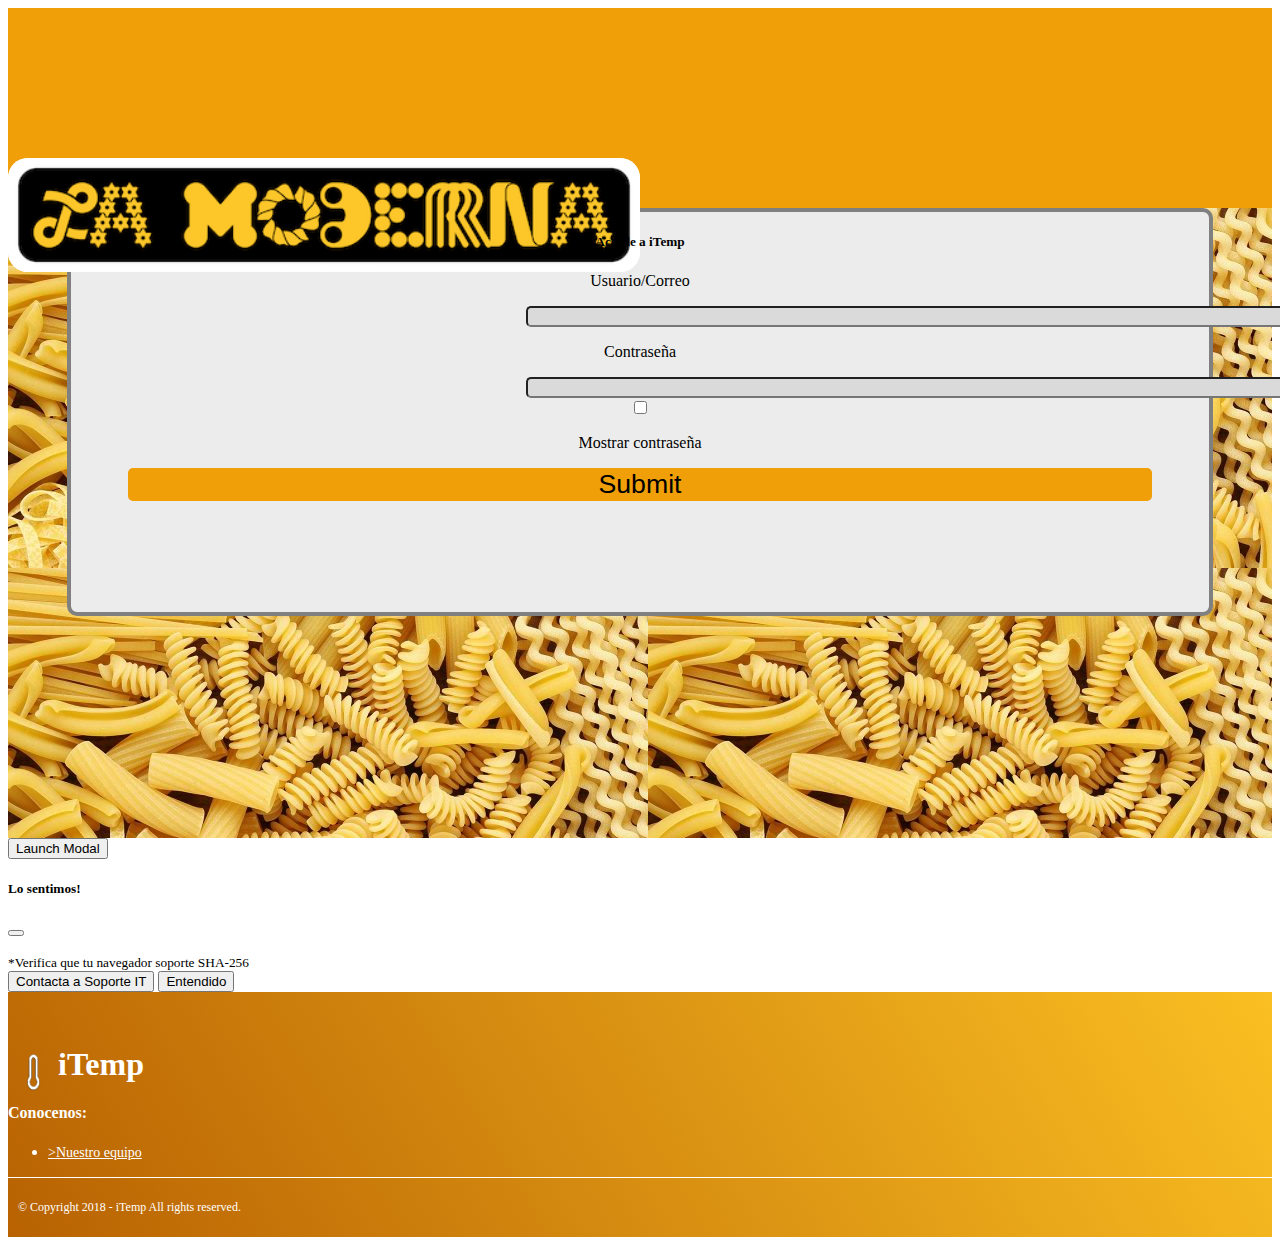
<file: View/index.html>
<!DOCTYPE html>
<html lang="en">

<head>
    <!-- Required meta tags -->
    <meta charset="utf-8">
    <meta name="viewport" content="width=device-width, initial-scale=1">

    <!-- Bootstrap CSS -->
    <link href="https://cdn.jsdelivr.net/npm/bootstrap@5.0.0-beta2/dist/css/bootstrap.min.css" rel="stylesheet" integrity="sha384-BmbxuPwQa2lc/FVzBcNJ7UAyJxM6wuqIj61tLrc4wSX0szH/Ev+nYRRuWlolflfl" crossorigin="anonymous">
    <link rel="stylesheet" type="text/css" href="css/estilos.css">
    <title>Log in</title>

    <style>
        footer {
            background: #f8b90e;
            background: -webkit-linear-gradient(59deg, #cc8b2b, #cfa507);
            background: linear-gradient(59deg, #b86202, #fabf22);
            color: white;
        }
        
        footer a {
            color: #fff;
            font-size: 14px;
            transition-duration: 0.2s;
        }
        
        footer a:hover {
            color: #976d1e;
            text-decoration: none;
        }
        
        .copy {
            font-size: 12px;
            padding: 10px;
            border-top: 1px solid #FFFFFF;
        }
        
        .footer-middle {
            padding-top: 2em;
            color: white;
        }
        /*SOCİAL İCONS*/
        /* footer social icons */
        
        .header2 img {
            float: left;
            width: 50px;
            height: 50px;
        }
    </style>

    <script>
        window.console = window.console || function(t) {};
    </script>
    <script>
        if (document.location.search.match(/type=embed/gi)) {
            window.parent.postMessage("resize", "*");
        }
    </script>
</head>

<body>

    <div class="container-fluid">
        <div class="header row text-center">
            <div class="col-12 my-auto">
                <img src="img/moderna2.png" class="img-fluid img-thumbnail logo">
            </div>
        </div>
    </div>
    <div class="container-fluid general mt-4">
        <form name="login" method="POST" action="<?= URL ?>login/auth">
            <div class="main_content">
                <div class="row">
                    <div class="col-l-12 mt-5 pt-5" align="center">
                        <div class="card">
                            <div class="card-body">
                                <h5 class="card-title">Accede a iTemp</h5>
                                <p class="card-text text">Usuario/Correo</p>
                                <input type="text" name="c_usuario" class="campo" required maxlength=3 0>
                                <p class="card-text mt-2">Contraseña</p>
                                <input type="password" name="c_contra" class="campo" id="c_contra" required>
                                <div class="row mb-5">
                                    <div class="col-4 text-end">
                                        <input type="checkbox" name="mostrar_contra" onclick="mostrar()" class="mt-1" maxlength=3 0>
                                    </div>
                                    <div class="col-8 text-start">
                                        <p class="card-text tx-passw">Mostrar contraseña</p>
                                    </div>
                                </div>
                                <input type="submit" name="submit_user" class="boton shadow p-1 mb-3 rounded">
                            </div>
                        </div>
                    </div>
                </div>
            </div>
        </form>
    </div>

    <!-- Button trigger modal -->
    <button type="button" class="btn btn-primary invisible" data-bs-toggle="modal" data-bs-target="#staticBackdrop" id="bt-modal">Launch Modal</button>

    <!-- Modal -->
    <div class="modal fade" id="staticBackdrop" data-bs-backdrop="static" data-bs-keyboard="false" tabindex="-1" aria-labelledby="staticBackdropLabel" aria-hidden="true">
        <div class="modal-dialog">
            <div class="modal-content">
                <div class="modal-header">
                    <h5 class="modal-title" id="staticBackdropLabel">Lo sentimos!</h5>
                    <button type="button" class="btn-close" data-bs-dismiss="modal" aria-label="Close"></button>
                </div>
                <div class="modal-body">
                    <p id="txt-modal"></p>
                    <small>*Verifica que tu navegador soporte SHA-256</small>
                </div>
                <div class="modal-footer">
                    <button type="button" class="btn btn-secondary" data-bs-dismiss="modal">Contacta a Soporte IT</button>
                    <button type="button" class="btn btn-warning" data-bs-dismiss="modal" aria-label="Close">Entendido</button>
                </div>
            </div>
        </div>
    </div>
    <footer class="mainfooter" role="contentinfo">
        <div class="footer-middle">
            <div class="container">
                <div class="row">
                    <div class="col-md-6 col-sm-6">
                        <div class="header2">
                            <img src="image.png" alt="logo" />
                            <div class="footer-pad">
                                <h1>iTemp</h>
                            </div>
                        </div>
                    </div>
                    <div class="col-md-6 col-sm-6">
                        <h4>Conocenos:</h4>
                        <ul class="list-unstyled">
                            <li><a href="#">>Nuestro equipo</a></li>
                        </ul>
                    </div>
                </div>
                <div class="row">
                    <div class="col-md-12 copy">
                        <p class="text-center">© Copyright 2018 - iTemp All rights reserved.</p>
                    </div>
                </div>
            </div>
        </div>
    </footer>

    <!-- Option 1: Bootstrap Bundle with Popper/ -->
    <script src="https://cdn.jsdelivr.net/npm/bootstrap@5.0.0-beta2/dist/js/bootstrap.bundle.min.js" integrity="sha384-b5kHyXgcpbZJO/tY9Ul7kGkf1S0CWuKcCD38l8YkeH8z8QjE0GmW1gYU5S9FOnJ0" crossorigin="anonymous"></script>
    <script type="text/javascript" src="js/contra.js"></script>
</body>

</html>
</file>
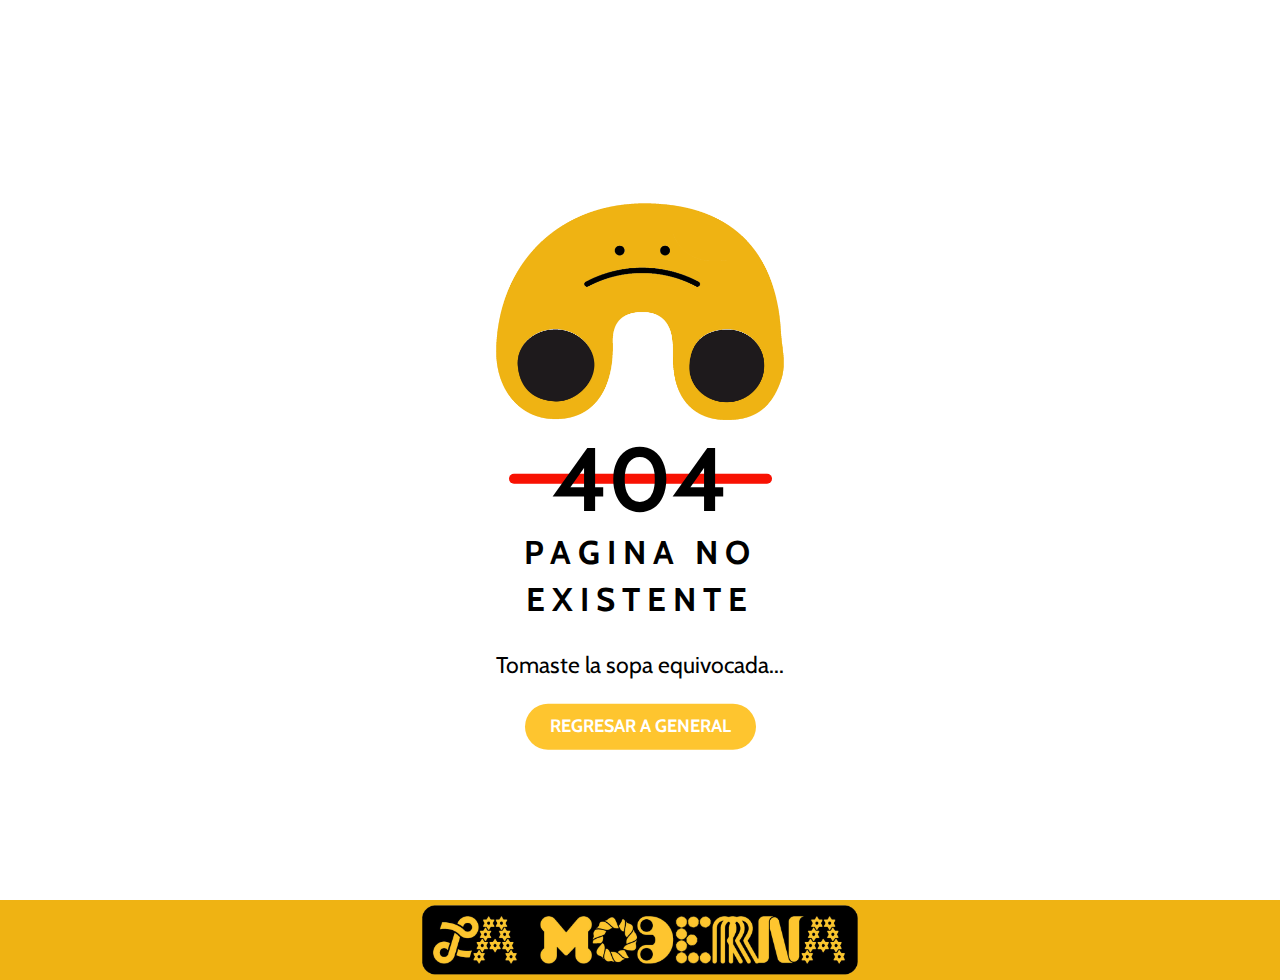
<file: View/pagina error/index.html>
<!DOCTYPE html>
<html lang="en">

<head>
	<meta charset="utf-8">
	<meta http-equiv="X-UA-Compatible" content="IE=edge">
	<meta name="viewport" content="width=device-width, initial-scale=1">

	<link href="https://fonts.googleapis.com/css?family=Cabin:400,700" rel="stylesheet">
	<link type="text/css" rel="stylesheet" href="css/style.css" />

</head>


<body style="overflow: hidden;">
	<div id="notfound">
		<div class="notfound">
            <img src="Srry!.png" width="70%" height="70%">
            <div></div>
			<div class="notfound-404">
				<div></div>
				<h1>404</h1>
			</div>
			<h2>Pagina no existente</h2>
			<p>Tomaste la sopa equivocada...</p>
			<a href="general.html">Regresar A General</a>
		</div>

	</div>

</body>
<footer>
    <div class="footer">
        <img class="logo" src="moderna.png">
    </div> 
</footer>
</html>
</file>
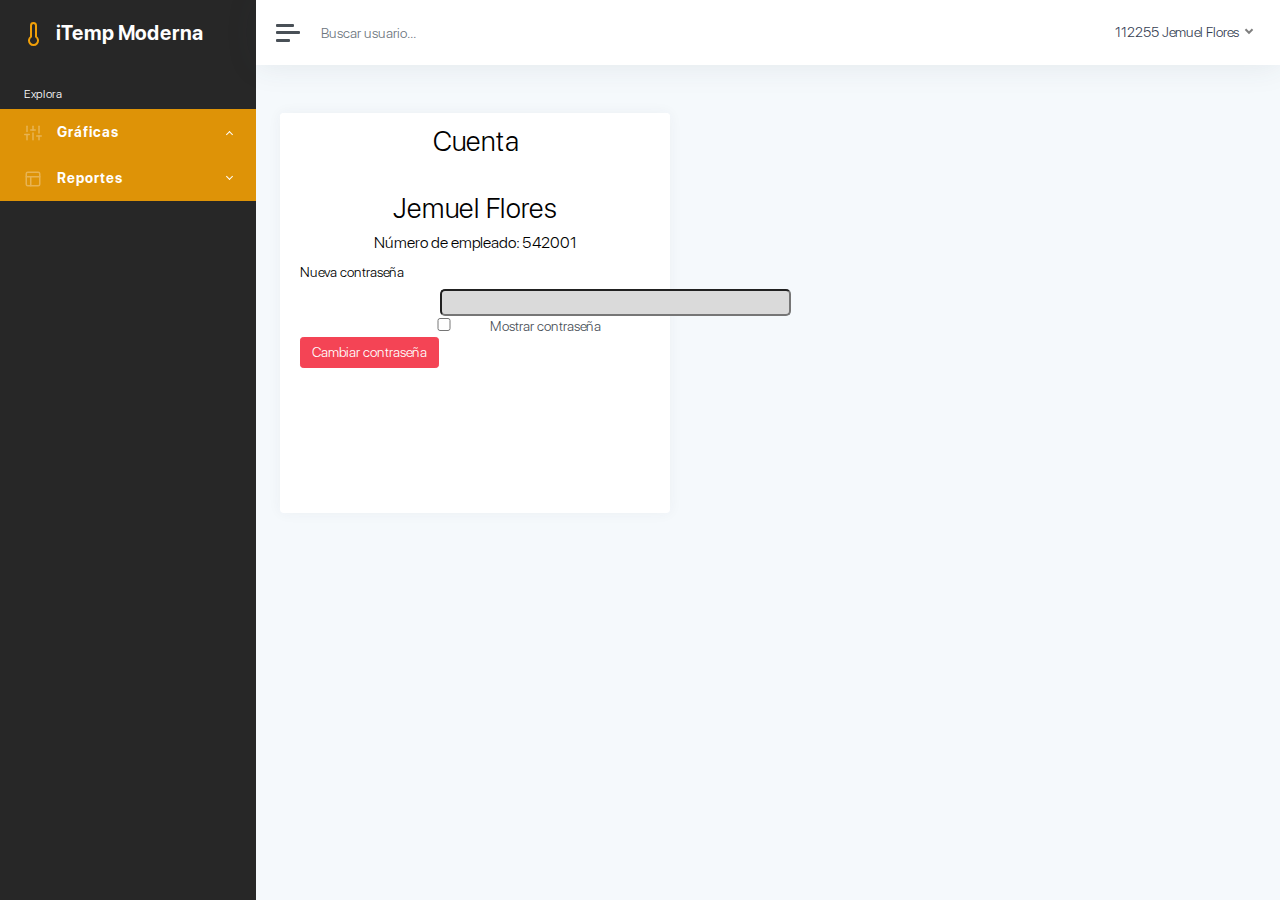
<file: View/cambio_contra.html>
<!DOCTYPE html>
<html lang="en">
    <head>
        <meta charset="utf-8" />
        <meta http-equiv="X-UA-Compatible" content="IE=edge" />
        <meta name="viewport" content="width=device-width, initial-scale=1, shrink-to-fit=no" />

        <title>iTemp</title>

        <link rel="stylesheet" href="css/general.css" />
        <link rel="stylesheet" type="text/css" href="css/estilos.css" />
        <link rel="stylesheet" type="text/css" href="css/styles_cambio_contra.css" />
        <script src="js\settings.js"></script>
        <script type="text/javascript" src="js/contra.js"></script>
        <link rel="icon" href="imagenaranja.png">
    </head>

    <body>
        <div class="wrapper">
            <nav id="sidebar" class="sidebar">
                <div class="sidebar-content">
                    <a class="sidebar-brand" href="index.html">
                        <i class="align-middle" data-feather="thermometer"></i>
                        <span class="align-middle" id="main-title">iTemp Moderna</span>
                    </a>

                    <ul class="sidebar-nav">
                        <li class="sidebar-header">Explora</li>

                        <li class="sidebar-item">
                            <a href="#dashboards" data-toggle="collapse" class="sidebar-link"> <i class="align-middle" data-feather="sliders"></i> <span class="align-middle s-title">Gráficas</span> </a>
                            <ul id="dashboards" class="sidebar-dropdown list-unstyled collapse" data-parent="#sidebar">
                                <li class="sidebar-item">
                                    <a class="sidebar-link" href="general.html">
                                        General
                                        <span class="sidebar-badge badge badge-info">224</span>
                                    </a>
                                </li>
                                <li class="sidebar-item"><a class="sidebar-link" href="por_persona.html">Por persona</a></li>
                                <li class="sidebar-item">
                                    <a class="sidebar-link" href="pirineos1.html">Pirineos I <span class="sidebar-badge badge badge-primary">100</span></a>
                                </li>
                                <li class="sidebar-item">
                                    <a class="sidebar-link" href="pirineos1.html">
                                        Pirineos II
                                        <span class="sidebar-badge badge badge-primary">95</span>
                                    </a>
                                </li>
                                <li class="sidebar-item">
                                    <a class="sidebar-link" href="pirineos1.html">
                                        Pirineos III
                                        <span class="sidebar-badge badge badge-primary">25</span>
                                    </a>
                                </li>
                                <li class="sidebar-item">
                                    <a class="sidebar-link" href="pirineos1.html">
                                        Pirineos IIII
                                        <span class="sidebar-badge badge badge-primary">108</span>
                                    </a>
                                </li>
                            </ul>
                        </li>
                        <li class="sidebar-item">
                            <a href="#pages" data-toggle="collapse" class="sidebar-link collapsed"> <i class="align-middle" data-feather="layout"></i> <span class="align-middle s-title">Reportes</span></a>
                            <ul id="pages" class="sidebar-dropdown list-unstyled collapse" data-parent="#sidebar">
                                <li class="sidebar-item">
                                    <a class="sidebar-link" href="tablas.html">Temperaturas Altas <span class="sidebar-badge badge badge-primary">Hoy</span></a>
                                </li>
                                <li class="sidebar-item">
                                    <a class="sidebar-link" href="tablas.html">Temperaturas Medias <span class="sidebar-badge badge badge-primary">Hoy</span></a>
                                </li>
                                <li class="sidebar-item">
                                    <a class="sidebar-link" href="tablas.html">Temperaturas Bajas <span class="sidebar-badge badge badge-primary">Hoy</span></a>
                                </li>

                                <li class="sidebar-item">
                                    <a class="sidebar-link" href="tablas.html">Temperaturas Altas <span class="sidebar-badge badge badge-primary">Semanal</span></a>
                                </li>

                                <li class="sidebar-item">
                                    <a class="sidebar-link" href="tablas.html">Temperaturas Medias <span class="sidebar-badge badge badge-primary">Semanal</span></a>
                                </li>

                                <li class="sidebar-item">
                                    <a class="sidebar-link" href="tablas.html">Temperaturas Bajas <span class="sidebar-badge badge badge-primary">Semanal</span></a>
                                </li>

                                <li class="sidebar-item"><a class="sidebar-link" href="tablas.html">Personalizado</a></li>
                            </ul>
                        </li>
                    </ul>
                </div>
            </nav>

            <div class="main">
                <nav class="navbar navbar-expand navbar-light bg-white">
                    <a class="sidebar-toggle d-flex mr-2">
                        <i class="hamburger align-self-center"></i>
                    </a>
                    <form class="form-inline d-none d-sm-inline-block">
                        <input class="form-control form-control-no-border mr-sm-2" type="text" placeholder="Buscar usuario..." aria-label="Search" />
                    </form>

                    <div class="navbar-collapse collapse">
                        <ul class="navbar-nav ml-auto">
                            <li class="nav-item dropdown">
                                <a class="nav-icon dropdown-toggle d-inline-block d-sm-none" href="#" data-toggle="dropdown">
                                    <i class="align-middle" data-feather="settings"></i>
                                </a>

                                <a class="nav-link dropdown-toggle d-none d-sm-inline-block" href="#" data-toggle="dropdown">
                                    <span class="text-dark">112255 Jemuel Flores</span>
                                </a>
                                <div class="dropdown-menu dropdown-menu-right">
                                    <a class="dropdown-item" href="cuenta.html"><i class="align-middle mr-1" data-feather="user"></i>Cuenta</a>
                                    <a class="dropdown-item" href="#">Cerrar sesión</a>
                                </div>
                            </li>
                        </ul>
                    </div>
                </nav>
                <div class="row pl-4 pr-4">
                    <div class="col-12 pt-5 account-card">
                        <div class="card change-pass">
                            <center>
                                <h1 class="card-header">Cuenta</h1>
                            </center>
                            <div class="card-body">
                                <center>
                                    <h1>Jemuel Flores</h1>
                                    <h5 class="card-title">Número de empleado: 542001</h5>
                                </center>
                                <h5>Nueva contraseña</h5>
                                <input type="password" name="c_contra" class="campo" id="c_contra" />
                                <br />
                                <div class="row">
                                    <div class="col-6 text-end">
                                        <input type="checkbox" name="mostrar_contra" class="campo" onclick="mostrar()" />
                                    </div>
                                    <div class="col-6 text-start">
                                        <p class="card-text">Mostrar contraseña</p>
                                    </div>
                                </div>
                                <input type="button" name="b_cambiar_contra" class="btn btn-danger" value="Cambiar contraseña" />
                            </div>
                        </div>
                    </div>
                </div>
            </div>
        </div>

        <script src="js\app.js"></script>
    </body>
</html>
</file>
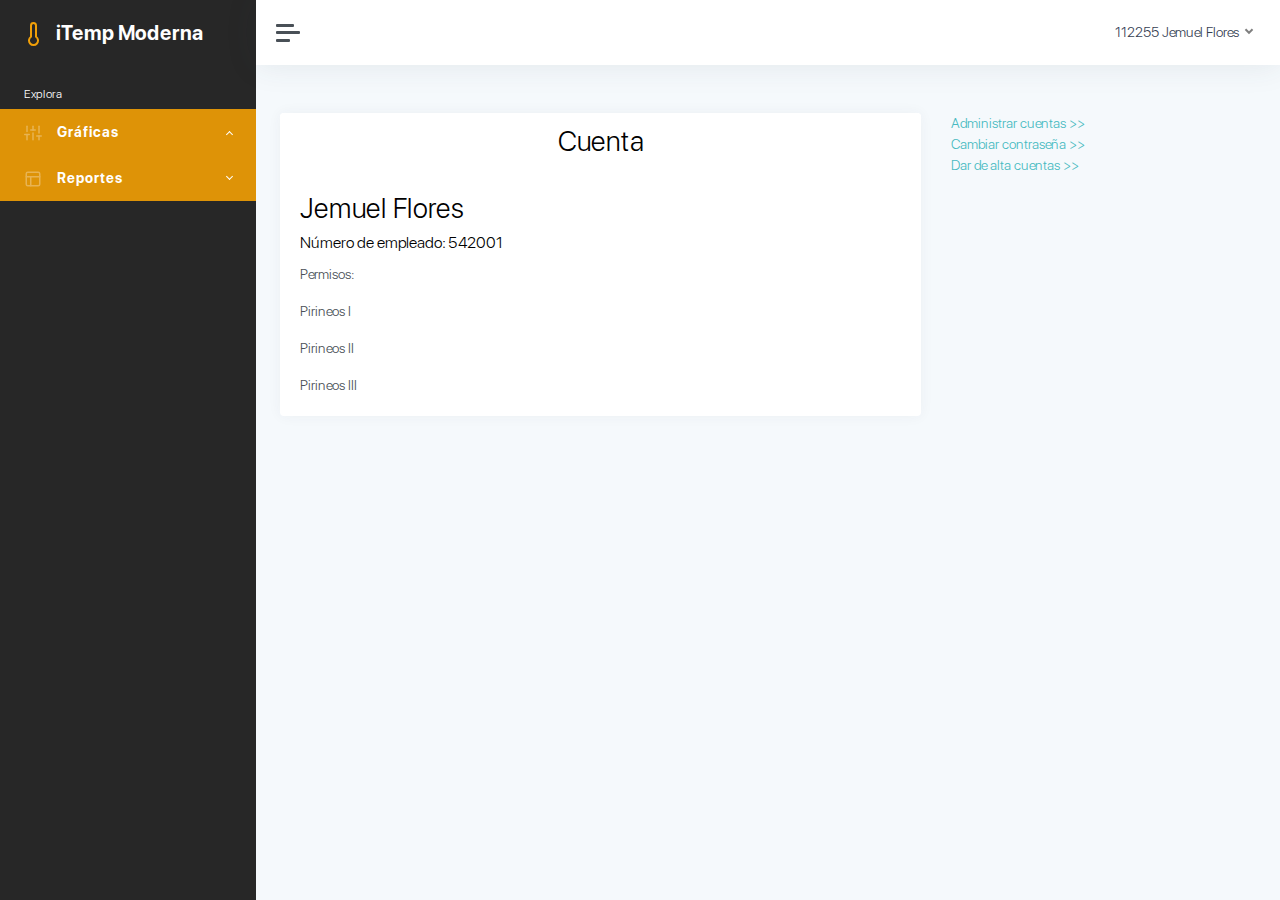
<file: View/cuenta.html>
<!DOCTYPE html>
<html lang="en">
    <head>
        <meta charset="utf-8" />
        <meta http-equiv="X-UA-Compatible" content="IE=edge" />
        <meta name="viewport" content="width=device-width, initial-scale=1, shrink-to-fit=no" />

        <title>iTemp</title>

        <link rel="stylesheet" href="css/general.css" />
        <script src="js\settings.js"></script>
        <link rel="icon" href="imagenaranja.png">
    </head>

    <body>
        <div class="wrapper">
            <nav id="sidebar" class="sidebar">
                <div class="sidebar-content">
                    <a class="sidebar-brand" href="index.html">
                        <i class="align-middle" data-feather="thermometer"></i>
                        <span class="align-middle" id="main-title">iTemp Moderna</span>
                    </a>

                    <ul class="sidebar-nav">
                        <li class="sidebar-header">Explora</li>

                        <li class="sidebar-item">
                            <a href="#dashboards" data-toggle="collapse" class="sidebar-link"> <i class="align-middle" data-feather="sliders"></i> <span class="align-middle s-title">Gráficas</span> </a>
                            <ul id="dashboards" class="sidebar-dropdown list-unstyled collapse" data-parent="#sidebar">
                                <li class="sidebar-item">
                                    <a class="sidebar-link" href="general.html">
                                        General
                                        <span class="sidebar-badge badge badge-info">224</span>
                                    </a>
                                </li>
                                <li class="sidebar-item"><a class="sidebar-link" href="por_persona.html">Por persona</a></li>
                                <li class="sidebar-item">
                                    <a class="sidebar-link" href="pirineos1.html">Pirineos I <span class="sidebar-badge badge badge-primary">100</span></a>
                                </li>
                                <li class="sidebar-item">
                                    <a class="sidebar-link" href="pirineos1.html">
                                        Pirineos II
                                        <span class="sidebar-badge badge badge-primary">95</span>
                                    </a>
                                </li>
                                <li class="sidebar-item">
                                    <a class="sidebar-link" href="pirineos1.html">
                                        Pirineos III
                                        <span class="sidebar-badge badge badge-primary">25</span>
                                    </a>
                                </li>
                                <li class="sidebar-item">
                                    <a class="sidebar-link" href="pirineos1.html">
                                        Pirineos IIII
                                        <span class="sidebar-badge badge badge-primary">108</span>
                                    </a>
                                </li>
                            </ul>
                        </li>
                        <li class="sidebar-item">
                            <a href="#pages" data-toggle="collapse" class="sidebar-link collapsed"> <i class="align-middle" data-feather="layout"></i> <span class="align-middle s-title">Reportes</span></a>
                            <ul id="pages" class="sidebar-dropdown list-unstyled collapse" data-parent="#sidebar">
                                <li class="sidebar-item">
                                    <a class="sidebar-link" href="tablas.html">Temperaturas Altas <span class="sidebar-badge badge badge-primary">Hoy</span></a>
                                </li>

                                <li class="sidebar-item">
                                    <a class="sidebar-link" href="tablas.html">Temperaturas Medias <span class="sidebar-badge badge badge-primary">Hoy</span></a>
                                </li>

                                <li class="sidebar-item">
                                    <a class="sidebar-link" href="tablas.html">Temperaturas Bajas <span class="sidebar-badge badge badge-primary">Hoy</span></a>
                                </li>

                                <li class="sidebar-item">
                                    <a class="sidebar-link" href="tablas.html">Temperaturas Altas <span class="sidebar-badge badge badge-primary">Semanal</span></a>
                                </li>

                                <li class="sidebar-item">
                                    <a class="sidebar-link" href="tablas.html">Temperaturas Medias <span class="sidebar-badge badge badge-primary">Semanal</span></a>
                                </li>

                                <li class="sidebar-item">
                                    <a class="sidebar-link" href="tablas.html">Temperaturas Bajas <span class="sidebar-badge badge badge-primary">Semanal</span></a>
                                </li>

                                <li class="sidebar-item"><a class="sidebar-link" href="tablas.html">Personalizado</a></li>
                            </ul>
                        </li>
                    </ul>
                </div>
            </nav>

            <div class="main">
                <nav class="navbar navbar-expand navbar-light bg-white">
                    <a class="sidebar-toggle d-flex mr-2">
                        <i class="hamburger align-self-center"></i>
                    </a>
                    <div class="navbar-collapse collapse">
                        <ul class="navbar-nav ml-auto">
                            <li class="nav-item dropdown">
                                <a class="nav-icon dropdown-toggle d-inline-block d-sm-none" href="#" data-toggle="dropdown">
                                    <i class="align-middle" data-feather="settings"></i>
                                </a>

                                <a class="nav-link dropdown-toggle d-none d-sm-inline-block" href="#" data-toggle="dropdown">
                                    <span class="text-dark">112255 Jemuel Flores</span>
                                </a>
                                <div class="dropdown-menu dropdown-menu-right">
                                    <a class="dropdown-item" href="cuenta.html"><i class="align-middle mr-1" data-feather="user"></i>Cuenta</a>
                                    <a class="dropdown-item" href="#">Cerrar sesión</a>
                                </div>
                            </li>
                        </ul>
                    </div>
                </nav>
                <div class="row pl-4 pr-4">
                    <div class="col-lg-8 col-sm-12 pt-5 account-card">
                        <div class="card">
                            <center>
                                <h1 class="card-header">Cuenta</h1>
                            </center>
                            <div class="card-body">
                                <h1>Jemuel Flores</h1>
                                <h5 class="card-title">Número de empleado: 542001</h5>
                                <p class="card-text">Permisos:</p>
                                <p class="card-text">Pirineos I</p>
                                <p class="card-text">Pirineos II</p>
                                <p class="card-text">Pirineos III</p>
                            </div>
                        </div>
                    </div>
                    <div class="col-lg-4 col-sm-12 pt-5">
                        <a href="permisos.html">Administrar cuentas >></a><br />
                        <a href="cambio_contra.html">Cambiar contraseña >></a><br>
                        <a href="sign-up-final.html">Dar de alta cuentas >></a>
                    </div>
                </div>
            </div>
        </div>

        <script src="js\app.js"></script>
    </body>
</html>
</file>
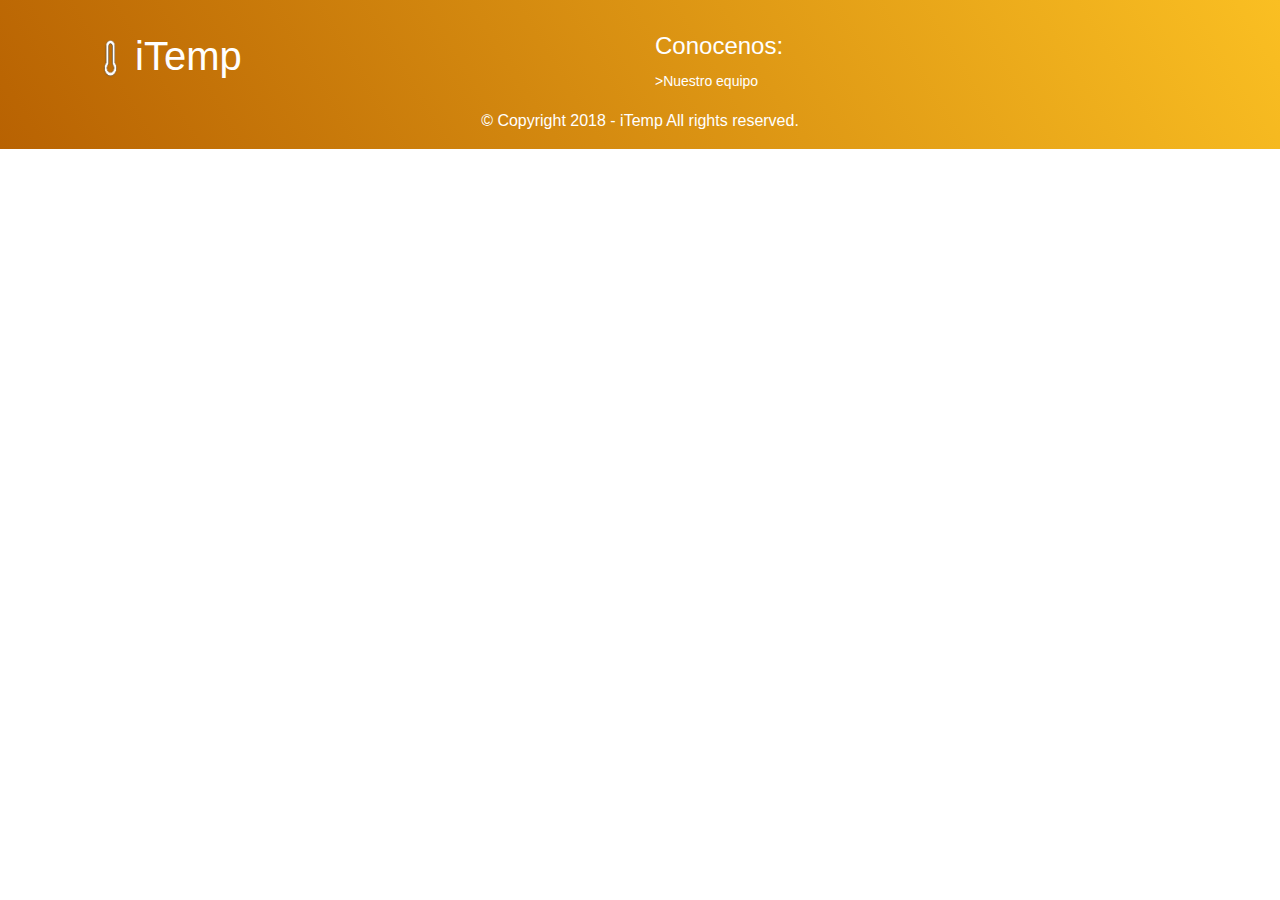
<file: View/footer.html>
<!DOCTYPE html>
<html lang="en">

<head>
    <meta http-equiv="content-type" content="text/html; charset=UTF-8">
    <meta charset="UTF-8">
    <link rel="apple-touch-icon" type="image/png" href="https://cpwebassets.codepen.io/assets/favicon/apple-touch-icon-5ae1a0698dcc2402e9712f7d01ed509a57814f994c660df9f7a952f3060705ee.png">
    <meta name="apple-mobile-web-app-title" content="CodePen">
    <link rel="shortcut icon" type="image/x-icon" href="https://cpwebassets.codepen.io/assets/favicon/favicon-aec34940fbc1a6e787974dcd360f2c6b63348d4b1f4e06c77743096d55480f33.ico">
    <link rel="mask-icon" type="" href="https://cpwebassets.codepen.io/assets/favicon/logo-pin-8f3771b1072e3c38bd662872f6b673a722f4b3ca2421637d5596661b4e2132cc.svg" color="#111">
    <link rel="stylesheet" type="text/css" href="css/footer.css">

    <script>
        window.console = window.console || function(t) {};
    </script>
    <script>
        if (document.location.search.match(/type=embed/gi)) {
            window.parent.postMessage("resize", "*");
        }
    </script>
</head>

<body translate="no">
    <meta charset="utf-8">
    <meta name="viewport" content="width=device-width, initial-scale=1">
    <link rel="stylesheet" href="QZYyEq_data/bootstrap.css">
    <script src="QZYyEq_data/jquery.js"></script>
    <script src="QZYyEq_data/popper.js"></script>
    <script src="QZYyEq_data/bootstrap.js"></script>
    <link href="QZYyEq_data/font-awesome.css" rel="stylesheet">
    <footer class="mainfooter" role="contentinfo">
        <div class="footer-middle">
            <div class="container">
                <div class="row">
                    <div class="col-md-6 col-sm-6">
                        <div class="header2">
                            <img src="image.png" alt="logo" />
                            <div class="footer-pad">
                                <h1>iTemp</h>
                            </div>
                        </div>
                    </div>
                    <div class="col-md-6 col-sm-6">
                        <h4>Conocenos:</h4>
                        <ul class="list-unstyled">
                            <li><a href="#">>Nuestro equipo</a></li>
                        </ul>
                    </div>
                </div>
                <div class="row">
                    <div class="col-md-12 copy">
                        <p class="text-center">© Copyright 2018 - iTemp All rights reserved.</p>
                    </div>
                </div>
            </div>
        </div>
    </footer>
</body>

</html>
</file>
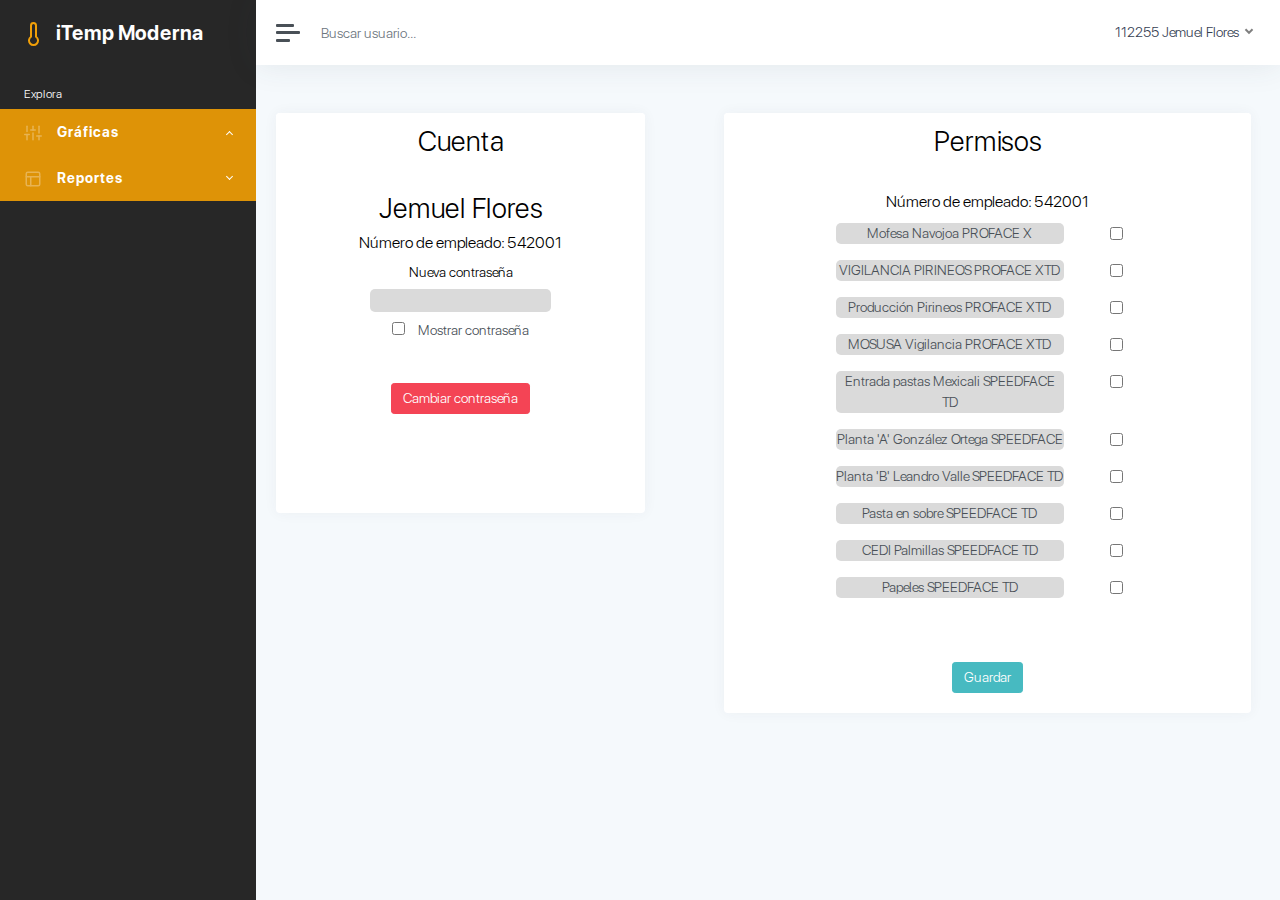
<file: View/permisos.html>
<!DOCTYPE html>
<html lang="en">
    <head>
        <meta charset="utf-8" />
        <meta http-equiv="X-UA-Compatible" content="IE=edge" />
        <meta name="viewport" content="width=device-width, initial-scale=1, shrink-to-fit=no" />

        <title>iTemp</title>
        
        <link rel="stylesheet" href="css/general.css" />
        <link rel="stylesheet" type="text/css" href="css/estilos.css" />
        <script src="js\settings.js"></script>
        <script type="text/javascript" src="js/contra.js"></script>
        <link rel="icon" href="imagenaranja.png">

        <style>
            p, input {
                display: inline-block !important;
            }

            .mostrar-txt {
                margin-left: 3%;
            }

        </style>
    </head>

    <body>
        <div class="wrapper">
            <nav id="sidebar" class="sidebar">
                <div class="sidebar-content">
                    <a class="sidebar-brand" href="index.html">
                        <i class="align-middle" data-feather="thermometer"></i>
                        <span class="align-middle" id="main-title">iTemp Moderna</span>
                    </a>

                    <ul class="sidebar-nav">
                        <li class="sidebar-header">Explora</li>

                        <li class="sidebar-item">
                            <a href="#dashboards" data-toggle="collapse" class="sidebar-link"> <i class="align-middle" data-feather="sliders"></i> <span class="align-middle s-title">Gráficas</span> </a>
                            <ul id="dashboards" class="sidebar-dropdown list-unstyled collapse" data-parent="#sidebar">
                                <li class="sidebar-item">
                                    <a class="sidebar-link" href="general.html">
                                        General
                                        <span class="sidebar-badge badge badge-info">224</span>
                                    </a>
                                </li>
                                <li class="sidebar-item"><a class="sidebar-link" href="por_persona.html">Por persona</a></li>
                                <li class="sidebar-item">
                                    <a class="sidebar-link" href="pirineos1.html">Pirineos I <span class="sidebar-badge badge badge-primary">100</span></a>
                                </li>
                                <li class="sidebar-item">
                                    <a class="sidebar-link" href="pirineos1.html">
                                        Pirineos II
                                        <span class="sidebar-badge badge badge-primary">95</span>
                                    </a>
                                </li>
                                <li class="sidebar-item">
                                    <a class="sidebar-link" href="pirineos1.html">
                                        Pirineos III
                                        <span class="sidebar-badge badge badge-primary">25</span>
                                    </a>
                                </li>
                                <li class="sidebar-item">
                                    <a class="sidebar-link" href="pirineos1.html">
                                        Pirineos IIII
                                        <span class="sidebar-badge badge badge-primary">108</span>
                                    </a>
                                </li>
                            </ul>
                        </li>
                        <li class="sidebar-item">
                            <a href="#pages" data-toggle="collapse" class="sidebar-link collapsed"> <i class="align-middle" data-feather="layout"></i> <span class="align-middle s-title">Reportes</span></a>
                            <ul id="pages" class="sidebar-dropdown list-unstyled collapse" data-parent="#sidebar">
                                <li class="sidebar-item">
                                    <a class="sidebar-link" href="tablas.html">Temperaturas Altas <span class="sidebar-badge badge badge-primary">Hoy</span></a>
                                </li>

                                <li class="sidebar-item">
                                    <a class="sidebar-link" href="tablas.html">Temperaturas Medias <span class="sidebar-badge badge badge-primary">Hoy</span></a>
                                </li>

                                <li class="sidebar-item">
                                    <a class="sidebar-link" href="tablas.html">Temperaturas Bajas <span class="sidebar-badge badge badge-primary">Hoy</span></a>
                                </li>

                                <li class="sidebar-item">
                                    <a class="sidebar-link" href="tablas.html">Temperaturas Altas <span class="sidebar-badge badge badge-primary">Semanal</span></a>
                                </li>

                                <li class="sidebar-item">
                                    <a class="sidebar-link" href="tablas.html">Temperaturas Medias <span class="sidebar-badge badge badge-primary">Semanal</span></a>
                                </li>

                                <li class="sidebar-item">
                                    <a class="sidebar-link" href="tablas.html">Temperaturas Bajas <span class="sidebar-badge badge badge-primary">Semanal</span></a>
                                </li>

                                <li class="sidebar-item"><a class="sidebar-link" href="tablas.html">Personalizado</a></li>
                            </ul>
                        </li>
                    </ul>
                </div>
            </nav>

            <div class="main">
                <nav class="navbar navbar-expand navbar-light bg-white">
                    <a class="sidebar-toggle d-flex mr-2">
                        <i class="hamburger align-self-center"></i>
                    </a>
                    <form class="form-inline d-none d-inline-block">
                        <input class="form-control form-control-no-border mr-sm-2" type="text" placeholder="Buscar usuario..." aria-label="Search" />
                    </form>

                    <div class="navbar-collapse collapse">
                        <ul class="navbar-nav ml-auto">
                            <li class="nav-item dropdown">
                                <a class="nav-icon dropdown-toggle d-inline-block d-sm-none" href="#" data-toggle="dropdown">
                                    <i class="align-middle" data-feather="settings"></i>
                                </a>

                                <a class="nav-link dropdown-toggle d-none d-sm-inline-block" href="#" data-toggle="dropdown">
                                    <span class="text-dark">112255 Jemuel Flores</span>
                                </a>
                                <div class="dropdown-menu dropdown-menu-right">
                                    <a class="dropdown-item" href="cuenta.html"><i class="align-middle mr-1" data-feather="user"></i>Cuenta</a>
                                    <a class="dropdown-item" href="#">Cerrar sesión</a>
                                </div>
                            </li>
                        </ul>
                    </div>
                </nav>
                <div class="row" align="center">
                    <div class="col-lg-5 col-sm-12 pt-5 account-card">
                        <div class="card">
                            <center>
                                <h1 class="card-header">Cuenta</h1>
                            </center>
                            <div class="card-body">
                                <h1>Jemuel Flores</h1>
                                <h5 class="card-title">Número de empleado: 542001</h5>
                                <h5>Nueva contraseña</h5>
                                <input type="password" name="c_contra" class="campo-psw" id="c_contra" />
                                <br>
                                <div class="row">
                                    <div class="col-12">
                                        <input type="checkbox" name="mostrar_contra" class="campo-psw" onclick="mostrar()"/>
                                        <p class="card-text mostrar-txt mt-2" >Mostrar contraseña</p>
                                    </div>
                                    
                                </div>
                                <br><br>
                                <input type="button" name="b_cambiar_contra" class="btn btn-danger" value="Cambiar contraseña" />
                            </div>
                        </div>
                    </div>
                    <div class="col-lg-7 col-sm-12 pt-5">
                        <form name="permisos">
                            <div class="card">
                                <center>
                                    <h1 class="card-header">Permisos</h1>
                                </center>
                                <div class="card-body">
                                    <h5 class="card-title">Número de empleado: 542001</h5>
                                    <div class="row">
                                        <div class="col-6">
                                            <p class="campo">Mofesa Navojoa PROFACE X</p>
                                        </div>
                                        <div class="col-6">
                                            <input type="checkbox" class="mt-1" name="planta2">

                                        </div>
                                    </div>
                                    <div class="row">
                                        <div class="col-6">
                                            <p class="campo">VIGILANCIA PIRINEOS PROFACE XTD</p>
                                        </div>
                                        <div class="col-6">
                                            <input type="checkbox" class="mt-1" name="planta2">

                                        </div>
                                    </div>
                                    <div class="row">
                                        <div class="col-6">
                                            <p class="campo">Producción Pirineos PROFACE XTD</p>
                                        </div>
                                        <div class="col-6">
                                           <input type="checkbox" class="mt-1" name="planta3">

                                        </div>
                                    </div>
                                    <div class="row">
                                        <div class="col-6">
                                            <p class="campo">MOSUSA Vigilancia PROFACE XTD</p>
                                        </div>
                                        <div class="col-6">
                                            <input type="checkbox" class="mt-1" name="planta4">

                                        </div>
                                    </div>
                                    <div class="row">
                                        <div class="col-6">
                                            <p class="campo">Entrada pastas Mexicali SPEEDFACE TD</p>
                                        </div>
                                        <div class="col-6">
                                            <input type="checkbox" class="mt-1" name="planta5">

                                        </div>
                                    </div>
                                    <div class="row">
                                        <div class="col-6">
                                            <p class="campo">Planta 'A' González Ortega SPEEDFACE</p>
                                        </div>
                                        <div class="col-6">
                                            <input type="checkbox" class="mt-1" name="planta6">

                                        </div>
                                    </div>
                                    <div class="row">
                                        <div class="col-6">
                                            <p class="campo">Planta 'B' Leandro Valle SPEEDFACE TD</p>
                                        </div>
                                        <div class="col-6">
                                            <input type="checkbox" class="mt-1" name="planta7">

                                        </div>
                                    </div>
                                    <div class="row">
                                        <div class="col-6">
                                            <p class="campo">Pasta en sobre SPEEDFACE TD</p>
                                        </div>
                                        <div class="col-6">
                                            <input type="checkbox" class="mt-1" name="planta7">

                                        </div>
                                    </div>
                                    <div class="row">
                                        <div class="col-6">
                                            <p class="campo">CEDI Palmillas SPEEDFACE TD</p>
                                        </div>
                                        <div class="col-6">
                                            <input type="checkbox" class="mt-1" name="planta7">

                                        </div>
                                    </div>
                                    <div class="row">
                                        <div class="col-6">
                                            <p class="campo">Papeles SPEEDFACE TD</p>
                                        </div>
                                        <div class="col-6">
                                            <input type="checkbox" class="mt-1" name="planta7">

                                        </div>
                                    </div>
                                    <div class="pt-5">
                                        <center>
                                            <input type="button" name="b_agregar" class="btn btn-primary" value="Guardar" />
                                        </center>
                                    </div>
                                </div>
                            </div>
                        </form>
                    </div>
                </div>
            </div>
        </div>

        <script src="js\app.js"></script>
    </body>
</html>
</file>
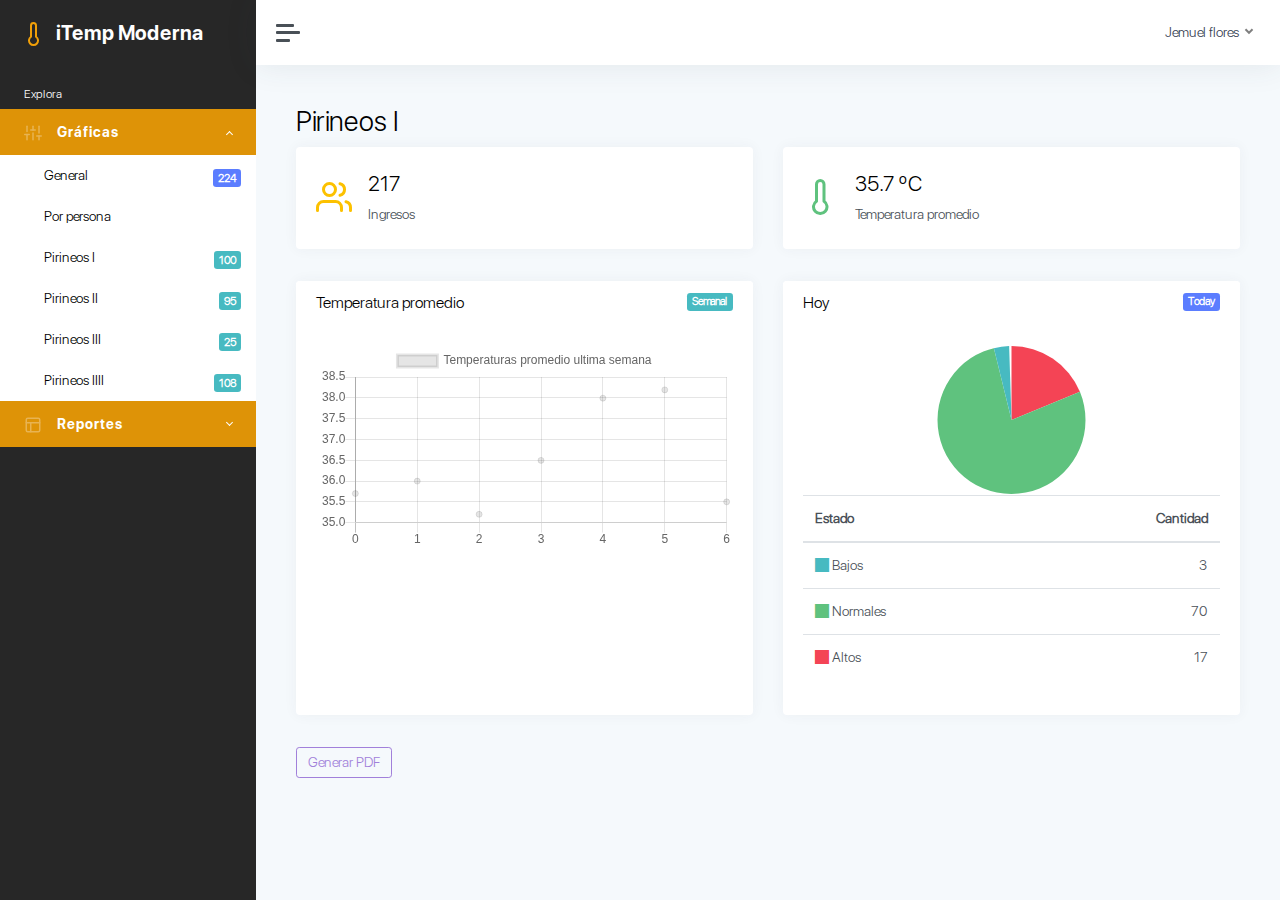
<file: View/pirineos1.html>
﻿<!DOCTYPE html>
<html lang="en">
    <head>
        <meta charset="utf-8" />
        <meta http-equiv="X-UA-Compatible" content="IE=edge" />
        <meta name="viewport" content="width=device-width, initial-scale=1, shrink-to-fit=no" />

        <title>iTemp</title>

        <link rel="preconnect" href="//fonts.gstatic.com/" crossorigin="" />
        <link rel="stylesheet" href="css/general.css" />

        <script src="js\settings.js"></script>
        <link rel="icon" href="imagenaranja.png">
    </head>

    <body>
        <div class="wrapper">
            <nav id="sidebar" class="sidebar">
                <div class="sidebar-content">
                    <a class="sidebar-brand" href="index.html">
                        <i class="align-middle" data-feather="thermometer"></i>
                        <span class="align-middle" id="main-title">iTemp Moderna</span>
                    </a>

                    <ul class="sidebar-nav">
                        <li class="sidebar-header">Explora</li>

                        <li class="sidebar-item">
                            <a href="#dashboards" data-toggle="collapse" class="sidebar-link"> <i class="align-middle" data-feather="sliders"></i> <span class="align-middle s-title">Gráficas</span> </a>
                            <ul id="dashboards" class="sidebar-dropdown list-unstyled collapse show" data-parent="#sidebar">
                                <li class="sidebar-item">
                                    <a class="sidebar-link" href="general.html">
                                        General
                                        <span class="sidebar-badge badge badge-info">224</span>
                                    </a>
                                </li>
                                <li class="sidebar-item"><a class="sidebar-link" href="por_persona.html">Por persona</a></li>
                                <li class="sidebar-item">
                                    <a class="sidebar-link" href="pirineos1.html">Pirineos I <span class="sidebar-badge badge badge-primary">100</span></a>
                                </li>
                                <li class="sidebar-item">
                                    <a class="sidebar-link" href="pirineos1.html">
                                        Pirineos II
                                        <span class="sidebar-badge badge badge-primary">95</span>
                                    </a>
                                </li>
                                <li class="sidebar-item">
                                    <a class="sidebar-link" href="pirineos1.html">
                                        Pirineos III
                                        <span class="sidebar-badge badge badge-primary">25</span>
                                    </a>
                                </li>
                                <li class="sidebar-item">
                                    <a class="sidebar-link" href="pirineos1.html">
                                        Pirineos IIII
                                        <span class="sidebar-badge badge badge-primary">108</span>
                                    </a>
                                </li>
                            </ul>
                        </li>
                        <li class="sidebar-item">
                            <a href="#pages" data-toggle="collapse" class="sidebar-link collapsed"> <i class="align-middle" data-feather="layout"></i> <span class="align-middle s-title">Reportes</span></a>
                            <ul id="pages" class="sidebar-dropdown list-unstyled collapse" data-parent="#sidebar">
                                <li class="sidebar-item">
                                    <a class="sidebar-link" href="tablas.html">Temperauras Altas <span class="sidebar-badge badge badge-primary">Hoy</span></a>
                                </li>

                                <li class="sidebar-item">
                                    <a class="sidebar-link" href="tablas.html">Temperauras Medias <span class="sidebar-badge badge badge-primary">Hoy</span></a>
                                </li>

                                <li class="sidebar-item">
                                    <a class="sidebar-link" href="tablas.html">Temperauras Bajas <span class="sidebar-badge badge badge-primary">Hoy</span></a>
                                </li>

                                <li class="sidebar-item">
                                    <a class="sidebar-link" href="tablas.html">Temperauras Altas <span class="sidebar-badge badge badge-primary">Semanal</span></a>
                                </li>

                                <li class="sidebar-item">
                                    <a class="sidebar-link" href="tablas.html">Temperauras Medias <span class="sidebar-badge badge badge-primary">Semanal</span></a>
                                </li>

                                <li class="sidebar-item">
                                    <a class="sidebar-link" href="tablas.html">Temperauras Bajas <span class="sidebar-badge badge badge-primary">Semanal</span></a>
                                </li>

                                <li class="sidebar-item"><a class="sidebar-link" href="tablas.html">Personalizado</a></li>
                            </ul>
                        </li>
                    </ul>
                </div>
            </nav>

            <div class="main">
                <nav class="navbar navbar-expand navbar-light bg-white">
                    <a class="sidebar-toggle d-flex mr-2">
                        <i class="hamburger align-self-center"></i>
                    </a>
                    <div class="navbar-collapse collapse">
                        <ul class="navbar-nav ml-auto">
                            <li class="nav-item dropdown">
                                <a class="nav-icon dropdown-toggle d-inline-block d-sm-none" href="#" data-toggle="dropdown">
                                    <i class="align-middle" data-feather="settings"></i>
                                </a>

                                <a class="nav-link dropdown-toggle d-none d-sm-inline-block" href="#" data-toggle="dropdown">
                                    <span class="text-dark">Jemuel flores</span>
                                </a>
                                <div class="dropdown-menu dropdown-menu-right">
                                    <a class="dropdown-item" href="cuenta.html"><i class="align-middle mr-1" data-feather="user"></i>Cuenta</a>
                                    <a class="dropdown-item" href="#">Cerrar sesión</a>
                                </div>
                            </li>
                        </ul>
                    </div>
                </nav>

                <main class="content">
                    <div>
                        <h1>Pirineos I</h1>
                    </div>
                    <div class="container-fluid p-0">
                        <div class="row">
                            <div class="col-12 col-sm-6 col-xl d-flex">
                                <div class="card flex-fill">
                                    <div class="card-body py-4">
                                        <div class="media">
                                            <div class="d-inline-block mt-2 mr-3">
                                                <i class="feather-lg text-warning" data-feather="users"></i>
                                            </div>
                                            <div class="media-body">
                                                <h3 class="mb-2">217</h3>
                                                <div class="mb-0">Ingresos</div>
                                            </div>
                                        </div>
                                    </div>
                                </div>
                            </div>
                            <div class="col-12 col-sm-6 col-xl d-flex">
                                <div class="card flex-fill">
                                    <div class="card-body py-4">
                                        <div class="media">
                                            <div class="d-inline-block mt-2 mr-3">
                                                <i class="feather-lg text-success" data-feather="thermometer"></i>
                                            </div>
                                            <div class="media-body">
                                                <h3 class="mb-2">35.7 ºC</h3>
                                                <div class="mb-0">Temperatura promedio</div>
                                            </div>
                                        </div>
                                    </div>
                                </div>
                            </div>
                        </div>
                        <div class="row">
                            <div class="col-12 col-sm-6 col-md-12 col-lg-6 d-flex">
                                <div class="card flex-fill w-100">
                                    <div class="card-header">
                                        <span class="badge badge-primary float-right">Semanal</span>
                                        <h5 class="card-title mb-0">Temperatura promedio</h5>
                                    </div>
                                    <div class="card-body">
                                        <div class="chart chart-lg">
                                            <canvas id="chartjs-dashboard-scatter"></canvas>
                                        </div>
                                    </div>
                                </div>
                            </div>
                            <div class="col-12 col-sm-6 col-md-12 col-lg-6 d-flex">
                                <div class="card flex-fill w-100">
                                    <div class="card-header">
                                        <span class="badge badge-info float-right">Today</span>
                                        <h5 class="card-title mb-0">Hoy</h5>
                                    </div>
                                    <div class="card-body">
                                        <div class="media">
                                            <canvas id="chartjs-dashboard-pie"></canvas>
                                        </div>
                                        <table class="table mb-0">
                                            <thead>
                                                <tr>
                                                    <th>Estado</th>
                                                    <th class="text-right">Cantidad</th>
                                                </tr>
                                            </thead>
                                            <tbody>
                                                <tr>
                                                    <td><i class="fas fa-square-full text-primary"></i> Bajos</td>
                                                    <td class="text-right">3</td>
                                                </tr>
                                                <tr>
                                                    <td><i class="fas fa-square-full text-success"></i> Normales</td>
                                                    <td class="text-right">70</td>
                                                </tr>
                                                <tr>
                                                    <td><i class="fas fa-square-full text-danger"></i> Altos</td>
                                                    <td class="text-right">17</td>
                                                </tr>
                                            </tbody>
                                        </table>
                                    </div>
                                </div>
                            </div>
                        </div>
                        <div>
                            <input type="button" name="b_generar_pdf" class="btn btn-outline-secondary" value="Generar PDF" onclick="window.print();return false;" />
                        </div>
                    </div>
                </main>
            </div>
        </div>

        <script src="js\app.js"></script>
        <script>
            $(function () {
                new Chart(document.getElementById("chartjs-dashboard-scatter").getContext("2d"), {
                    type: "scatter",
                    data: {
                        datasets: [
                            {
                                label: "Temperaturas promedio ultima semana",

                                data: [
                                    {
                                        x: 0,
                                        y: 35.7,
                                    },
                                    {
                                        x: 1,
                                        y: 36,
                                    },
                                    {
                                        x: 2,
                                        y: 35.2,
                                    },
                                    {
                                        x: 3,
                                        y: 36.5,
                                    },
                                    {
                                        x: 4,
                                        y: 38,
                                    },
                                    {
                                        x: 5,
                                        y: 38.2,
                                    },
                                    {
                                        x: 6,
                                        y: 35.5,
                                    },
                                ],
                            },
                        ],
                    },
                    options: {
                        scales: {
                            xAxes: [
                                {
                                    type: "linear",
                                    position: "bottom",
                                },
                            ],
                        },
                    },
                });
                // Line chart
            });
        </script>
        <script>
            $(function () {
                // Pie chart
                new Chart(document.getElementById("chartjs-dashboard-pie"), {
                    type: "pie",
                    data: {
                        labels: ["Altos", "Normales", "Bajos"],
                        datasets: [
                            {
                                data: [17, 70, 3],
                                backgroundColor: [window.theme.danger, window.theme.success, window.theme.primary, "#E8EAED"],
                                borderColor: "transparent",
                            },
                        ],
                    },
                    options: {
                        responsive: !window.MSInputMethodContext,
                        maintainAspectRatio: false,
                        legend: {
                            display: false,
                        },
                    },
                });
            });
        </script>
    </body>
</html>
</file>
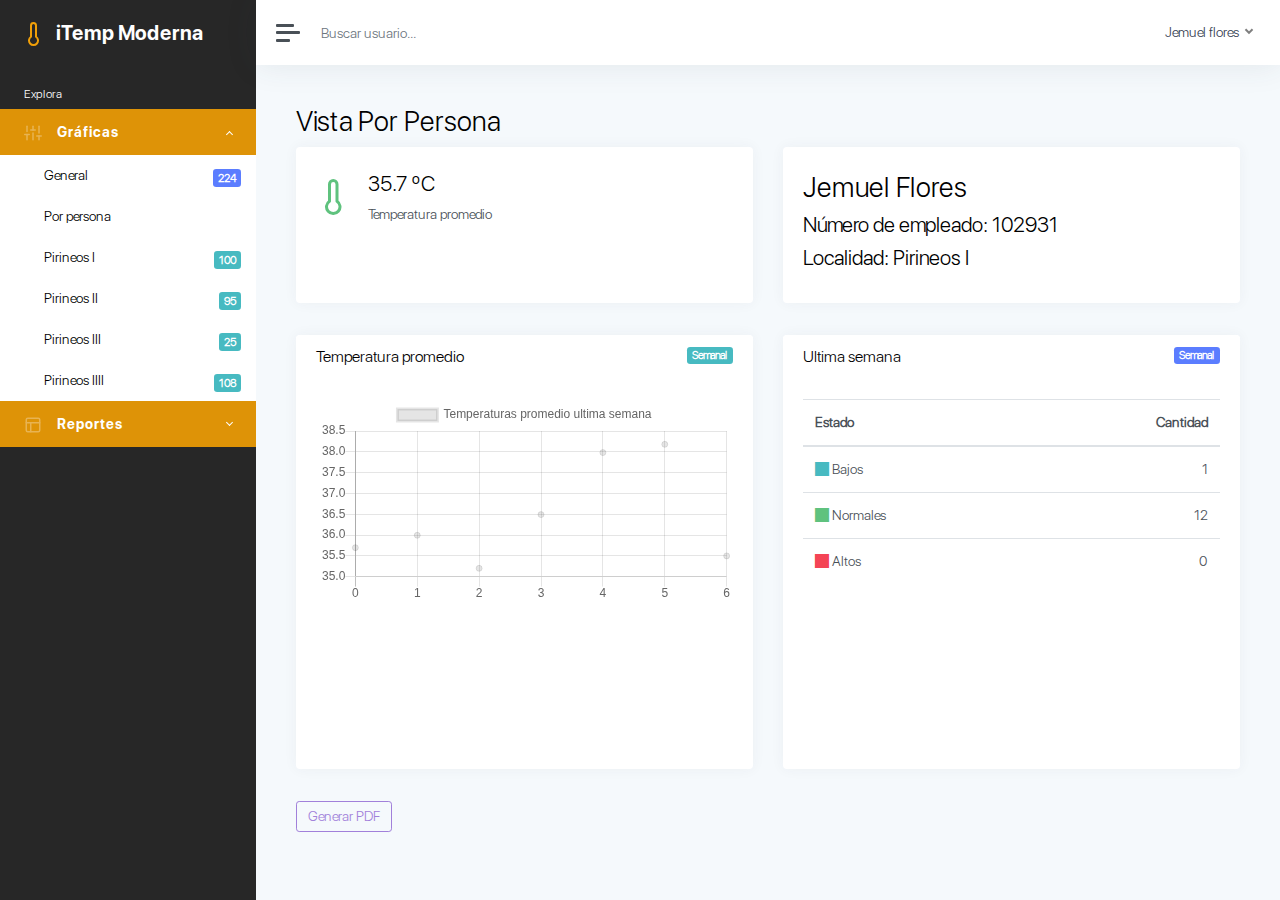
<file: View/por_persona.html>
﻿<!DOCTYPE html>
<html lang="en">
    <head>
        <meta charset="utf-8" />
        <meta http-equiv="X-UA-Compatible" content="IE=edge" />
        <meta name="viewport" content="width=device-width, initial-scale=1, shrink-to-fit=no" />

        <title>iTemp</title>

        <link rel="stylesheet" href="css/general.css" />

        <script src="js\settings.js"></script>
        <link rel="icon" href="imagenaranja.png">
    </head>

    <body>
        <div class="wrapper">
            <nav id="sidebar" class="sidebar">
                <div class="sidebar-content">
                    <a class="sidebar-brand" href="index.html">
                        <i class="align-middle" data-feather="thermometer"></i>
                        <span class="align-middle" id="main-title">iTemp Moderna</span>
                    </a>

                    <ul class="sidebar-nav">
                        <li class="sidebar-header">Explora</li>

                        <li class="sidebar-item">
                            <a href="#dashboards" data-toggle="collapse" class="sidebar-link"> <i class="align-middle" data-feather="sliders"></i> <span class="align-middle s-title">Gráficas</span> </a>
                            <ul id="dashboards" class="sidebar-dropdown list-unstyled collapse show" data-parent="#sidebar">
                                <li class="sidebar-item">
                                    <a class="sidebar-link" href="general.html">
                                        General
                                        <span class="sidebar-badge badge badge-info">224</span>
                                    </a>
                                </li>
                                <li class="sidebar-item"><a class="sidebar-link" href="por_persona.html">Por persona</a></li>
                                <li class="sidebar-item">
                                    <a class="sidebar-link" href="pirineos1.html">Pirineos I <span class="sidebar-badge badge badge-primary">100</span></a>
                                </li>
                                <li class="sidebar-item">
                                    <a class="sidebar-link" href="pirineos1.html">
                                        Pirineos II
                                        <span class="sidebar-badge badge badge-primary">95</span>
                                    </a>
                                </li>
                                <li class="sidebar-item">
                                    <a class="sidebar-link" href="pirineos1.html">
                                        Pirineos III
                                        <span class="sidebar-badge badge badge-primary">25</span>
                                    </a>
                                </li>
                                <li class="sidebar-item">
                                    <a class="sidebar-link" href="pirineos1.html">
                                        Pirineos IIII
                                        <span class="sidebar-badge badge badge-primary">108</span>
                                    </a>
                                </li>
                            </ul>
                        </li>
                        <li class="sidebar-item">
                            <a href="#pages" data-toggle="collapse" class="sidebar-link collapsed"> <i class="align-middle" data-feather="layout"></i> <span class="align-middle s-title">Reportes</span></a>
                            <ul id="pages" class="sidebar-dropdown list-unstyled collapse" data-parent="#sidebar">
                                <li class="sidebar-item">
                                    <a class="sidebar-link" href="tablas.html">Temperauras Altas <span class="sidebar-badge badge badge-primary">Hoy</span></a>
                                </li>

                                <li class="sidebar-item">
                                    <a class="sidebar-link" href="tablas.html">Temperauras Medias <span class="sidebar-badge badge badge-primary">Hoy</span></a>
                                </li>

                                <li class="sidebar-item">
                                    <a class="sidebar-link" href="tablas.html">Temperauras Bajas <span class="sidebar-badge badge badge-primary">Hoy</span></a>
                                </li>

                                <li class="sidebar-item">
                                    <a class="sidebar-link" href="tablas.html">Temperauras Altas <span class="sidebar-badge badge badge-primary">Semanal</span></a>
                                </li>

                                <li class="sidebar-item">
                                    <a class="sidebar-link" href="tablas.html">Temperauras Medias <span class="sidebar-badge badge badge-primary">Semanal</span></a>
                                </li>

                                <li class="sidebar-item">
                                    <a class="sidebar-link" href="tablas.html">Temperauras Bajas <span class="sidebar-badge badge badge-primary">Semanal</span></a>
                                </li>

                                <li class="sidebar-item"><a class="sidebar-link" href="tablas.html">Personalizado</a></li>
                            </ul>
                        </li>
                    </ul>
                </div>
            </nav>

            <div class="main">
                <nav class="navbar navbar-expand navbar-light bg-white">
                    <a class="sidebar-toggle d-flex mr-2">
                        <i class="hamburger align-self-center"></i>
                    </a>

                    <form class="form-inline d-none d-inline-block">
                        <input class="form-control form-control-no-border mr-sm-2" type="text" placeholder="Buscar usuario..." aria-label="Search" />
                    </form>

                    <div class="navbar-collapse collapse">
                        <ul class="navbar-nav ml-auto">
                            <li class="nav-item dropdown">
                                <a class="nav-icon dropdown-toggle d-inline-block d-sm-none" href="#" data-toggle="dropdown">
                                    <i class="align-middle" data-feather="settings"></i>
                                </a>

                                <a class="nav-link dropdown-toggle d-none d-sm-inline-block" href="#" data-toggle="dropdown">
                                    <span class="text-dark">Jemuel flores</span>
                                </a>
                                <div class="dropdown-menu dropdown-menu-right">
                                    <a class="dropdown-item" href="cuenta.html"><i class="align-middle mr-1" data-feather="user"></i>Cuenta</a>
                                    <a class="dropdown-item" href="#">Cerrar sesión</a>
                                </div>
                            </li>
                        </ul>
                    </div>
                </nav>

                <main class="content">
                    <div>
                        <h1>Vista Por Persona</h1>
                    </div>
                    <div class="container-fluid p-0">
                        <div class="row">
                            <div class="col-12 col-sm-6 col-xl d-flex">
                                <div class="card flex-fill">
                                    <div class="card-body py-4">
                                        <div class="media">
                                            <div class="d-inline-block mt-2 mr-3">
                                                <i class="feather-lg text-success" data-feather="thermometer"></i>
                                            </div>
                                            <div class="media-body">
                                                <h3 class="mb-2">35.7 ºC</h3>
                                                <div class="mb-0">Temperatura promedio</div>
                                            </div>
                                        </div>
                                    </div>
                                </div>
                            </div>
                            <div class="col-12 col-sm-6 col-xl d-flex">
                                <div class="card flex-fill">
                                    <div class="card-body py-4">
                                        <h1>Jemuel Flores</h1>
                                        <h3>Número de empleado: 102931</h3>
                                        <h3>Localidad: Pirineos I</h3>
                                    </div>
                                </div>
                            </div>
                        </div>

                        <div class="row">
                            <div class="col-12 col-sm-6 col-md-12 col-lg-6 d-flex">
                                <div class="card flex-fill w-100">
                                    <div class="card-header">
                                        <span class="badge badge-primary float-right">Semanal</span>
                                        <h5 class="card-title mb-0">Temperatura promedio</h5>
                                    </div>
                                    <div class="card-body">
                                        <div class="chart chart-lg">
                                            <canvas id="chartjs-dashboard-scatter"></canvas>
                                        </div>
                                    </div>
                                </div>
                            </div>
                            <div class="col-12 col-sm-6 col-md-12 col-lg-6 d-flex">
                                <div class="card flex-fill w-100">
                                    <div class="card-header">
                                        <span class="badge badge-info float-right">Semanal</span>
                                        <h5 class="card-title mb-0">Ultima semana</h5>
                                    </div>
                                    <div class="card-body">
                                        <table class="table mb-0">
                                            <thead>
                                                <tr>
                                                    <th>Estado</th>
                                                    <th class="text-right">Cantidad</th>
                                                </tr>
                                            </thead>
                                            <tbody>
                                                <tr>
                                                    <td><i class="fas fa-square-full text-primary"></i> Bajos</td>
                                                    <td class="text-right">1</td>
                                                </tr>
                                                <tr>
                                                    <td><i class="fas fa-square-full text-success"></i> Normales</td>
                                                    <td class="text-right">12</td>
                                                </tr>
                                                <tr>
                                                    <td><i class="fas fa-square-full text-danger"></i> Altos</td>
                                                    <td class="text-right">0</td>
                                                </tr>
                                            </tbody>
                                        </table>
                                    </div>
                                </div>
                            </div>
                        </div>
                        <div>
                            <input type="button" name="b_generar_pdf" class="btn btn-outline-secondary" value="Generar PDF" onclick="window.print();return false;" />
                        </div>
                    </div>
                </main>
            </div>
        </div>

        <script src="js\app.js"></script>
        <script>
            $(function () {
                new Chart(document.getElementById("chartjs-dashboard-scatter").getContext("2d"), {
                    type: "scatter",
                    data: {
                        datasets: [
                            {
                                label: "Temperaturas promedio ultima semana",

                                data: [
                                    {
                                        x: 0,
                                        y: 35.7,
                                    },
                                    {
                                        x: 1,
                                        y: 36,
                                    },
                                    {
                                        x: 2,
                                        y: 35.2,
                                    },
                                    {
                                        x: 3,
                                        y: 36.5,
                                    },
                                    {
                                        x: 4,
                                        y: 38,
                                    },
                                    {
                                        x: 5,
                                        y: 38.2,
                                    },
                                    {
                                        x: 6,
                                        y: 35.5,
                                    },
                                ],
                            },
                        ],
                    },
                    options: {
                        scales: {
                            xAxes: [
                                {
                                    type: "linear",
                                    position: "bottom",
                                },
                            ],
                        },
                    },
                });
                // Line chart
            });
        </script>
        <script>
            $(function () {
                // Pie chart
                new Chart(document.getElementById("chartjs-dashboard-pie"), {
                    type: "pie",
                    data: {
                        labels: ["Altos", "Normales", "Bajos"],
                        datasets: [
                            {
                                data: [1, 12, 0],
                                backgroundColor: [window.theme.danger, window.theme.success, window.theme.primary, "#E8EAED"],
                                borderColor: "transparent",
                            },
                        ],
                    },
                    options: {
                        responsive: !window.MSInputMethodContext,
                        maintainAspectRatio: false,
                        legend: {
                            display: false,
                        },
                    },
                });
            });
        </script>
    </body>
</html>
</file>
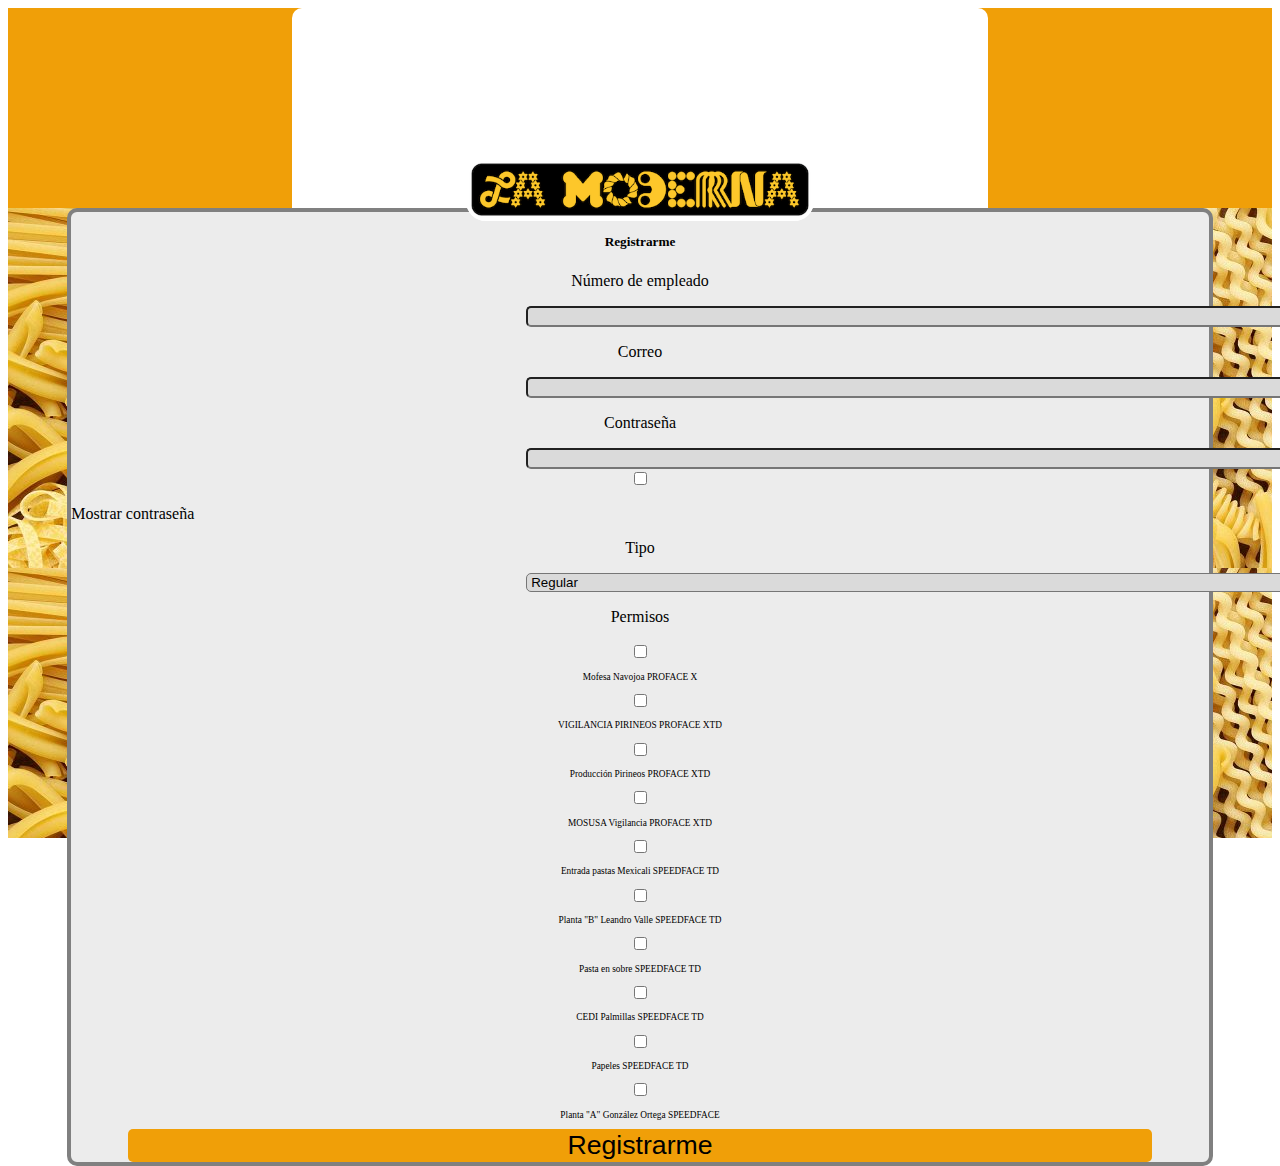
<file: View/signup.html>
<!DOCTYPE html>
<html lang="en">
    <head>
        <!-- Required meta tags -->
        <meta charset="utf-8" />
        <meta name="viewport" content="width=device-width, initial-scale=1" />

        <!-- Bootstrap CSS -->
        <link href="https://cdn.jsdelivr.net/npm/bootstrap@5.0.0-beta2/dist/css/bootstrap.min.css" rel="stylesheet" integrity="sha384-BmbxuPwQa2lc/FVzBcNJ7UAyJxM6wuqIj61tLrc4wSX0szH/Ev+nYRRuWlolflfl" crossorigin="anonymous" />
        <link rel="stylesheet" type="text/css" href="css/estilos.css" />
        <script type="text/javascript" src="js/contra.js"></script>
        <link rel="icon" href="imagenaranja.png">

        <title>Sign up</title>
    </head>
    <body>
        <div class="header container-fluid pt-5" align="center">
            <div class="borde_imagen">
                <img src="img/moderna2.png" class="logo" />
            </div>
        </div>
        <form name="signup">
            <div class="main_content">
                <div class="row">
                    <div class="col-l-12 pt-5" align="center">
                        <div class="card">
                            <div class="card-body">
                                <h5 class="card-title">Registrarme</h5>
                                <p class="card-text">Número de empleado</p>
                                <input type="text" name="c_usuario" class="campo" />
                                <p class="card-text">Correo</p>
                                <input type="email" name="c_usuario" class="campo" />
                                <p class="card-text">Contraseña</p>
                                <input type="password" name="c_contra" class="campo" id="c_contra" />
                                <div class="row">
                                    <div class="col-3" align="rigth">
                                        <input type="checkbox" name="mostrar_contra" onclick="mostrar()" />
                                    </div>
                                    <div class="col-9" align="left">
                                        <p class="card-text">Mostrar contraseña</p>
                                    </div>
                                </div>
                                <div class="row">
                                    <div class="col-3">
                                        <p class="card-text">Tipo</p>
                                    </div>
                                    <div class="col-9">
                                        <select name="c_tipo" class="campo">
                                            <option value="regular">Regular</option>
                                            <option value="master">Master</option>
                                        </select>
                                    </div>
                                </div>
                                <p class="card-text">Permisos</p>
                                <div class="row">
                                    <div class="col-2">
                                        <input type="checkbox" name="planta1" value="mofesa" />
                                    </div>
                                    <div class="col-10">
                                        <p class="card-text options">Mofesa Navojoa PROFACE X</p>
                                    </div>
                                </div>
                                <div class="row">
                                    <div class="col-2">
                                        <input type="checkbox" name="planta2" value="vig_pirineos" />
                                    </div>
                                    <div class="col-10">
                                        <p class="card-text options">VIGILANCIA PIRINEOS PROFACE XTD</p>
                                    </div>
                                </div>
                                <div class="row">
                                    <div class="col-2">
                                        <input type="checkbox" name="planta3" value="prod_pirineos" />
                                    </div>
                                    <div class="col-10">
                                        <p class="card-text options">Producción Pirineos PROFACE XTD</p>
                                    </div>
                                </div>
                                <div class="row">
                                    <div class="col-2">
                                        <input type="checkbox" name="planta4" value="mosusa" />
                                    </div>
                                    <div class="col-10">
                                        <p class="card-text options">MOSUSA Vigilancia PROFACE XTD</p>
                                    </div>
                                </div>
                                <div class="row">
                                    <div class="col-2">
                                        <input type="checkbox" name="planta5" value="pastas_mex" />
                                    </div>
                                    <div class="col-10">
                                        <p class="card-text options">Entrada pastas Mexicali SPEEDFACE TD</p>
                                    </div>
                                </div>
                                <div class="row">
                                    <div class="col-2">
                                        <input type="checkbox" name="planta6" value="leandro" />
                                    </div>
                                    <div class="col-10">
                                        <p class="card-text options">Planta "B" Leandro Valle SPEEDFACE TD</p>
                                    </div>
                                </div>
                                <div class="row">
                                    <div class="col-2">
                                        <input type="checkbox" name="planta7" value="sobre" />
                                    </div>
                                    <div class="col-10">
                                        <p class="card-text options">Pasta en sobre SPEEDFACE TD</p>
                                    </div>
                                </div>
                                <div class="row">
                                    <div class="col-2">
                                        <input type="checkbox" name="planta8" value="palmillas" />
                                    </div>
                                    <div class="col-10">
                                        <p class="card-text options">CEDI Palmillas SPEEDFACE TD</p>
                                    </div>
                                </div>
                                <div class="row">
                                    <div class="col-2">
                                        <input type="checkbox" name="planta9" value="papeles" />
                                    </div>
                                    <div class="col-10">
                                        <p class="card-text options">Papeles SPEEDFACE TD</p>
                                    </div>
                                </div>
                                <div class="row">
                                    <div class="col-2">
                                        <input type="checkbox" name="planta10" value="gon_ortega" />
                                    </div>
                                    <div class="col-10">
                                        <p class="card-text options">Planta "A" González Ortega SPEEDFACE</p>
                                    </div>
                                </div>
                                <input type="button" name="b_submit" value="Registrarme" class="boton" />
                            </div>
                        </div>
                    </div>
                </div>
            </div>
        </form>

        <script src="https://cdn.jsdelivr.net/npm/bootstrap@5.0.0-beta2/dist/js/bootstrap.bundle.min.js" integrity="sha384-b5kHyXgcpbZJO/tY9Ul7kGkf1S0CWuKcCD38l8YkeH8z8QjE0GmW1gYU5S9FOnJ0" crossorigin="anonymous"></script>
    </body>
</html>
</file>
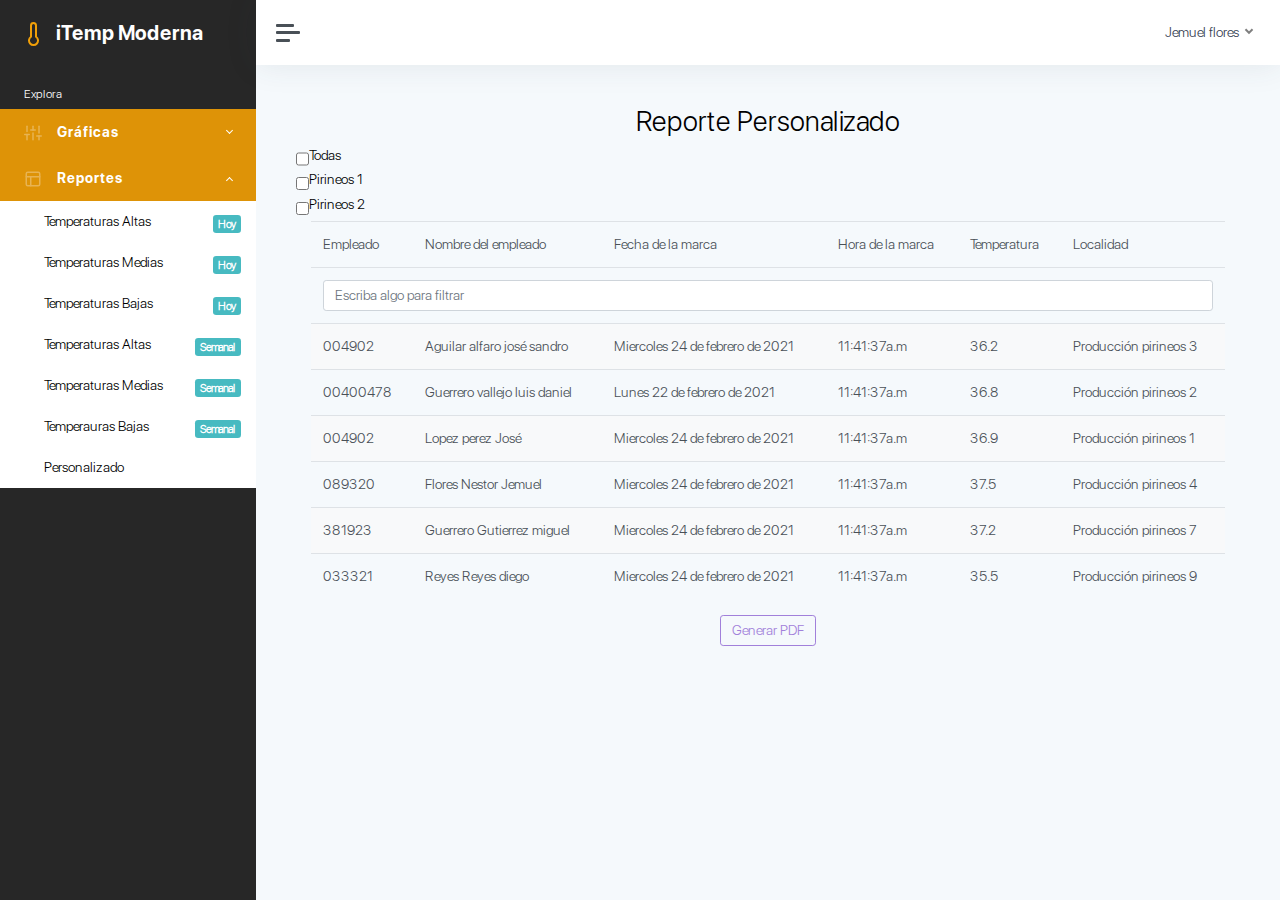
<file: View/tablas.html>
﻿<!DOCTYPE html>
<html lang="en">
    <head>
        <meta charset="utf-8" />
        <meta http-equiv="X-UA-Compatible" content="IE=edge" />
        <meta name="viewport" content="width=device-width, initial-scale=1, shrink-to-fit=no" />

        <title>iTemp</title>
        <link rel="stylesheet" type="text/css" href="css/filtro_tabla.css" />
        <link rel="stylesheet" href="css/general.css" />

        <script src="js/settings.js"></script>
        <script type="text/javascript" src="js/filtro_tabla.js"></script>
        <link rel="icon" href="imagenaranja.png">
    </head>

    <body>
        <div class="wrapper">
            <nav id="sidebar" class="sidebar">
                <div class="sidebar-content">
                    <a class="sidebar-brand" href="index.html">
                        <i class="align-middle" data-feather="thermometer"></i>
                        <span class="align-middle" id="main-title">iTemp Moderna</span>
                    </a>

                    <ul class="sidebar-nav">
                        <li class="sidebar-header">Explora</li>

                        <li class="sidebar-item">
                            <a href="#dashboards" data-toggle="collapse" class="sidebar-link collapsed"> <i class="align-middle" data-feather="sliders"></i> <span class="align-middle s-title">Gráficas</span> </a>
                            <ul id="dashboards" class="sidebar-dropdown list-unstyled collapse" data-parent="#sidebar">
                                <li class="sidebar-item">
                                    <a class="sidebar-link" href="general.html">
                                        General
                                        <span class="sidebar-badge badge badge-info">224</span>
                                    </a>
                                </li>
                                <li class="sidebar-item"><a class="sidebar-link" href="por_persona.html">Por persona</a></li>
                                <li class="sidebar-item">
                                    <a class="sidebar-link" href="pirineos1.html">Pirineos I <span class="sidebar-badge badge badge-primary">100</span></a>
                                </li>
                                <li class="sidebar-item">
                                    <a class="sidebar-link" href="pirineos1.html">
                                        Pirineos II
                                        <span class="sidebar-badge badge badge-primary">95</span>
                                    </a>
                                </li>
                                <li class="sidebar-item">
                                    <a class="sidebar-link" href="pirineos1.html">
                                        Pirineos III
                                        <span class="sidebar-badge badge badge-primary">25</span>
                                    </a>
                                </li>
                                <li class="sidebar-item">
                                    <a class="sidebar-link" href="pirineos1.html">
                                        Pirineos IIII
                                        <span class="sidebar-badge badge badge-primary">108</span>
                                    </a>
                                </li>
                            </ul>
                        </li>
                        <li class="sidebar-item">
                            <a href="#pages" data-toggle="collapse" class="sidebar-link"> <i class="align-middle" data-feather="layout"></i> <span class="align-middle s-title">Reportes</span></a>
                            <ul id="pages" class="sidebar-dropdown list-unstyled collapse show" data-parent="#sidebar">
                                <li class="sidebar-item">
                                    <a class="sidebar-link" href="tablas.html">Temperaturas Altas <span class="sidebar-badge badge badge-primary">Hoy</span></a>
                                </li>

                                <li class="sidebar-item">
                                    <a class="sidebar-link" href="tablas.html">Temperaturas Medias <span class="sidebar-badge badge badge-primary">Hoy</span></a>
                                </li>

                                <li class="sidebar-item">
                                    <a class="sidebar-link" href="tablas.html">Temperaturas Bajas <span class="sidebar-badge badge badge-primary">Hoy</span></a>
                                </li>

                                <li class="sidebar-item">
                                    <a class="sidebar-link" href="tablas.html">Temperaturas Altas <span class="sidebar-badge badge badge-primary">Semanal</span></a>
                                </li>

                                <li class="sidebar-item">
                                    <a class="sidebar-link" href="tablas.html">Temperaturas Medias <span class="sidebar-badge badge badge-primary">Semanal</span></a>
                                </li>

                                <li class="sidebar-item">
                                    <a class="sidebar-link" href="tablas.html">Temperauras Bajas <span class="sidebar-badge badge badge-primary">Semanal</span></a>
                                </li>

                                <li class="sidebar-item"><a class="sidebar-link" href="tablas.html">Personalizado</a></li>
                            </ul>
                        </li>
                    </ul>
                </div>
            </nav>

            <div class="main">
                <nav class="navbar navbar-expand navbar-light bg-white">
                    <a class="sidebar-toggle d-flex mr-2">
                        <i class="hamburger align-self-center"></i>
                    </a>
                    <div class="navbar-collapse collapse">
                        <ul class="navbar-nav ml-auto">
                            <li class="nav-item dropdown">
                                <a class="nav-icon dropdown-toggle d-inline-block d-sm-none" href="#" data-toggle="dropdown">
                                    <i class="align-middle" data-feather="settings"></i>
                                </a>

                                <a class="nav-link dropdown-toggle d-none d-sm-inline-block" href="#" data-toggle="dropdown">
                                    <span class="text-dark">Jemuel flores</span>
                                </a>
                                <div class="dropdown-menu dropdown-menu-right">
                                    <a class="dropdown-item" href="cuenta.html"><i class="align-middle mr-1" data-feather="user"></i>Cuenta</a>
                                    <a class="dropdown-item" href="#">Cerrar sesión</a>
                                </div>
                            </li>
                        </ul>
                    </div>
                </nav>

                <main class="content">
                    <center>
                        <div>
                            <h1>Reporte Personalizado</h1>
                        </div>
                        <div class="container-fluid">
                            <div class="row">
                                <input type="checkbox" name="p_pirineos" value="Pirineos" />
                                <h5>Todas</h5>
                            </div>
                            <div class="row">
                                <input type="checkbox" name="p_pirineos" value="Pirineos" />
                                <h5>Pirineos 1</h5>
                            </div>
                            <div class="row">
                                <input type="checkbox" name="p_pirineos" value="Pirineos" />
                                <h5>Pirineos 2</h5>
                            </div>
                            <div class="row align-items-center">
                                <div class="col-12">
                                    <table id="tabla" class="table table-striped">
                                        <thead>
                                            <tr>
                                                <td>Empleado</td>
                                                <td>Nombre del empleado</td>
                                                <td>Fecha de la marca</td>
                                                <td>Hora de la marca</td>
                                                <td>Temperatura</td>
                                                <td>Localidad</td>
                                            </tr>
                                            <tr>
                                                <td colspan="6">
                                                    <input id="buscar" type="text" class="form-control" placeholder="Escriba algo para filtrar" />
                                                </td>
                                            </tr>
                                        </thead>
                                        <tbody>
                                            <tr>
                                                <td>004902</td>
                                                <td>Aguilar alfaro josé sandro</td>
                                                <td>Miercoles 24 de febrero de 2021</td>
                                                <td>11:41:37a.m</td>
                                                <td>36.2</td>
                                                <td>Producción pirineos 3</td>
                                            </tr>
                                            <tr>
                                                <td>00400478</td>
                                                <td>Guerrero vallejo luis daniel</td>
                                                <td>Lunes 22 de febrero de 2021</td>
                                                <td>11:41:37a.m</td>
                                                <td>36.8</td>
                                                <td>Producción pirineos 2</td>
                                            </tr>
                                            <tr>
                                                <td>004902</td>
                                                <td>Lopez perez José</td>
                                                <td>Miercoles 24 de febrero de 2021</td>
                                                <td>11:41:37a.m</td>
                                                <td>36.9</td>
                                                <td>Producción pirineos 1</td>
                                            </tr>
                                            <tr>
                                                <td>089320</td>
                                                <td>Flores Nestor Jemuel</td>
                                                <td>Miercoles 24 de febrero de 2021</td>
                                                <td>11:41:37a.m</td>
                                                <td>37.5</td>
                                                <td>Producción pirineos 4</td>
                                            </tr>
                                            <tr>
                                                <td>381923</td>
                                                <td>Guerrero Gutierrez miguel</td>
                                                <td>Miercoles 24 de febrero de 2021</td>
                                                <td>11:41:37a.m</td>
                                                <td>37.2</td>
                                                <td>Producción pirineos 7</td>
                                            </tr>
                                            <tr>
                                                <td>033321</td>
                                                <td>Reyes Reyes diego</td>
                                                <td>Miercoles 24 de febrero de 2021</td>
                                                <td>11:41:37a.m</td>
                                                <td>35.5</td>
                                                <td>Producción pirineos 9</td>
                                            </tr>
                                        </tbody>
                                    </table>
                                </div>
                            </div>
                        </div>
                        <div>
                            <input type="button" name="b_generar_pdf" class="btn btn-outline-secondary" value="Generar PDF" onclick="window.print();return false;" />
                        </div>
                    </center>
                </main>
            </div>
        </div>

        <script src="js/app.js"></script>
        <script>
            $(function () {
                // Line chart
                new Chart(document.getElementById("chartjs-dashboard-line"), {
                    type: "line",
                    data: {
                        labels: ["07/03", "08/03", "09/03", "10/03", "11/03", "12/03", "13/03"],
                        datasets: [
                            {
                                label: "Temperaturas",
                                fill: true,
                                backgroundColor: "transparent",
                                borderColor: window.theme.primary,
                                data: [35, 36, 34, 35, 35, 36, 37],
                            },
                        ],
                    },
                    options: {
                        maintainAspectRatio: false,
                        legend: {
                            display: false,
                        },
                        tooltips: {
                            intersect: false,
                        },
                        hover: {
                            intersect: true,
                        },
                        plugins: {
                            filler: {
                                propagate: false,
                            },
                        },
                        scales: {
                            xAxes: [
                                {
                                    reverse: true,
                                    gridLines: {
                                        color: "rgba(0,0,0,0.05)",
                                    },
                                },
                            ],
                            yAxes: [
                                {
                                    ticks: {
                                        stepSize: 500,
                                    },
                                    display: true,
                                    borderDash: [5, 5],
                                    gridLines: {
                                        color: "rgba(0,0,0,0)",
                                        fontColor: "#fff",
                                    },
                                },
                            ],
                        },
                    },
                });
            });
        </script>
        <script>
            $(function () {
                // Pie chart
                new Chart(document.getElementById("chartjs-dashboard-pie"), {
                    type: "pie",
                    data: {
                        labels: ["Altos", "Normales", "Bajos"],
                        datasets: [
                            {
                                data: [17, 70, 3],
                                backgroundColor: [window.theme.danger, window.theme.success, window.theme.primary, "#E8EAED"],
                                borderColor: "transparent",
                            },
                        ],
                    },
                    options: {
                        responsive: !window.MSInputMethodContext,
                        maintainAspectRatio: false,
                        legend: {
                            display: false,
                        },
                    },
                });
            });
        </script>
        <script type="text/javascript">
            var textbuscar = document.getElementById("buscar");
            textbuscar.onkeyup = function () {
                buscar(this);
            };
            function buscar(inputbuscar) {
                var valorabuscar = inputbuscar.value.toLowerCase().trim();
                var tabla_tr = document.getElementById("tabla").getElementsByTagName("tbody")[0].rows;
                for (var i = 0; i < tabla_tr.length; i++) {
                    var tr = tabla_tr[i];
                    var textotr = tr.innerText.toLowerCase();
                    tr.className = textotr.indexOf(valorabuscar) >= 0 ? "mostrar" : "ocultar";
                }
            }
        </script>
    </body>
</html>
</file>
<file: View/css/estilos.css>
.return{
	position: absolute;
	top:10%;
	left: 5%;
	transform: translate(-50%,-50%);
	width: 100px;
	transform: rotate(180deg);
	opacity: 1;
}

.image{
	position: absolute;
	top: 50%;
	left: 50%;
	transform: translate(-50%,-50%);
	height: 100px;
}

.front{
	height: 100vh;
	position: relative;
	padding-top: 5%;
}

.back{
	height: 100vh;
	position: relative;
	padding-top: 10%;
}

.header{
	background-color: #F09F08;
	height: 200px;
}

.navbar{
	background-color: #F09F08;
}
.logo{
	background-color: white;
	border-radius: 20px;
	width: 50%;
	margin-top: 150px;
}

.account-card{
	border-radius: 10px;
}

.logo2{
	width: 100px;
	padding-bottom: 12px;
}

.borde2{
	background: white;
	width: 100px;
	border-radius: 3px;
	height: 15px;
}

.borde_imagen{
	width: 55%;
	background-color: white;
	border-radius: 10px;
}

.card{
	width: 90%;
	border:4px solid gray;
	background-color: #ECECEC;
	border-radius: 10px;
	min-height: 400px;
}


.campo{
	background: #DADADA;
	border-radius: 5px;
    width: 100%;
    margin-left: 40%;
}

.campo-psw {
    background: #DADADA;
	border-radius: 5px;
    border: 0px white;
}
.boton{
	background: #F09F08;
	border-radius: 5px;
	border: 0px solid white;
	color: black;
	width: 90%;
	font-size: 20pt;
}

.main_content{
	background-image: url("../img/pastas.jpg");
	height: 70vh;
}

.options{
	font-size: 7pt;
}

@media screen and (max-width: 1000px){
	.logo{
	width: 80%;
	}
}

@media screen and (max-width: 700px){
	.logo{
	width: 90%;
	}
}
</file>
<file: View/pagina error/css/style.css>
* {
  -webkit-box-sizing: border-box;
          box-sizing: border-box;
}

body {
  padding: 0;
  margin: 0;
}

#notfound {
  position: relative;
  height: 100vh;
}

#notfound .notfound {
  position: absolute;
  left: 50%;
  top: 50%;
  -webkit-transform: translate(-50%, -50%);
      -ms-transform: translate(-50%, -50%);
          transform: translate(-50%, -50%);
}

.notfound {
  max-width: 460px;
  width: 100%;
  text-align: center;
  line-height: 1.4;
}

.notfound .notfound-404 {
  position: relative;
  width: 55%;
  height: 55%;
  margin: 0px auto 50px;

}



.notfound .notfound-404>div:first-child:before {
  content: '';
  position: absolute;
  left: -5px;
  right: -5px;
  bottom: -5px;
  top: -5px;
  -webkit-box-shadow: 0px 0px 0px 50px rgba(190, 165, 18, 0.1) inset;
          box-shadow: 0px 0px 0px 50px rgba(190, 165, 18, 0.1) inset;
  border-radius: 5px;
  background-color: red;
  animation-name: example;
  animation-duration: 4s;
  animation-iteration-count: infinite;
}

.notfound .notfound-404 h1 {
  font-family: 'Cabin', sans-serif;
  color: rgb(0, 0, 0);
  font-weight: 700;
  margin: 0;
  font-size: 90px;
  position: absolute;
  top: 100%;
  -webkit-transform: translate(-50%, -50%);
      -ms-transform: translate(-50%, -50%);
          transform: translate(-50%, -50%);
  left: 50%;
  text-align: center;
  height: 40px;
  line-height: 40px;
}

.notfound h2 {
  font-family: 'Cabin', sans-serif;
  font-size: 33px;
  font-weight: 700;
  text-transform: uppercase;
  letter-spacing: 7px;
}

.notfound p {
  font-family: 'Cabin', sans-serif;
  font-size: 23px;
  color: rgb(0, 0, 0);
  font-weight: 400;
}

@keyframes example {
    0% {background-color: red;}
    50% {background-color: yellow;}
    100% {background-color: red;}
  }

.notfound a {
  font-family: 'Cabin', sans-serif;
  display: inline-block;
  padding: 10px 25px;
  background-color: #fec52f;
  border: none;
  border-radius: 40px;
  color: #fff;
  font-size: 18px;
  font-weight: 700;
  text-transform: uppercase;
  text-decoration: none;
  -webkit-transition: 0.2s all;
  transition: 0.2s all;
}

.notfound a:hover {
  background-color: #8a680b;
}

.footer {
    position: relative;
    font-size: 14px;
    width: 100%;
    height: 8%;
    background-color: #efb313;
    color: white;
    text-align: center;
  }

.logo {
    position: relative;
    background-color: #efb313;
    margin-top: 5px;
    margin-bottom: 5px;
    width: auto;
    height: 70px;
    display: inline-block;
    vertical-align: middle;
    text-align: center;
}
</file>
<file: View/css/general.css>
.logo{
	background: #55BEB3;
    display: inline-block;
    height: 3rem;
}

.title {
    font-size: 1.0em;
}

#main-title {
    font-family: FB;
    font-size: 110%;
}

.s-title {
    font-family: FB;
}
.side-link, .sidebar-item {
    font-family: FL;
}
</file>
<file: View/css/styles_cambio_contra.css>
.change-pass{
	width: 40%;
	}

@media screen and (max-width: 1000px){
	.change-pass{
	width: 50%;
	}
}

@media screen and (max-width: 700px){
	.change-pass{
	width: 100%;
	}
}
</file>
<file: View/css/footer.css>
body{
    height: 1200px;
}
footer {
    background: #f8b90e;
    background: -webkit-linear-gradient(59deg, #cc8b2b, #cfa507);
    background: linear-gradient(59deg, #b86202, #fabf22);
    color: white;
}

footer a {
    color: #fff;
    font-size: 14px;
    transition-duration: 0.2s;
}

footer a:hover {
    color: #976d1e;
    text-decoration: none;
}

.copy1 {
    font-size: 12px;
    padding: 10px;
    border-top: 1px solid #FFFFFF;
}

.footer-middle {
    padding-top: 2em;
    color: white;
}
/*SOCİAL İCONS*/
/* footer social icons */

.header2 img {
    float: left;
    width: 50px;
    height: 50px;
}

body{
    height: 100vh;
}
</file>
<file: View/css/filtro_tabla.css>
.mostar{display:block;}
.ocultar{display:none;}
</file>
